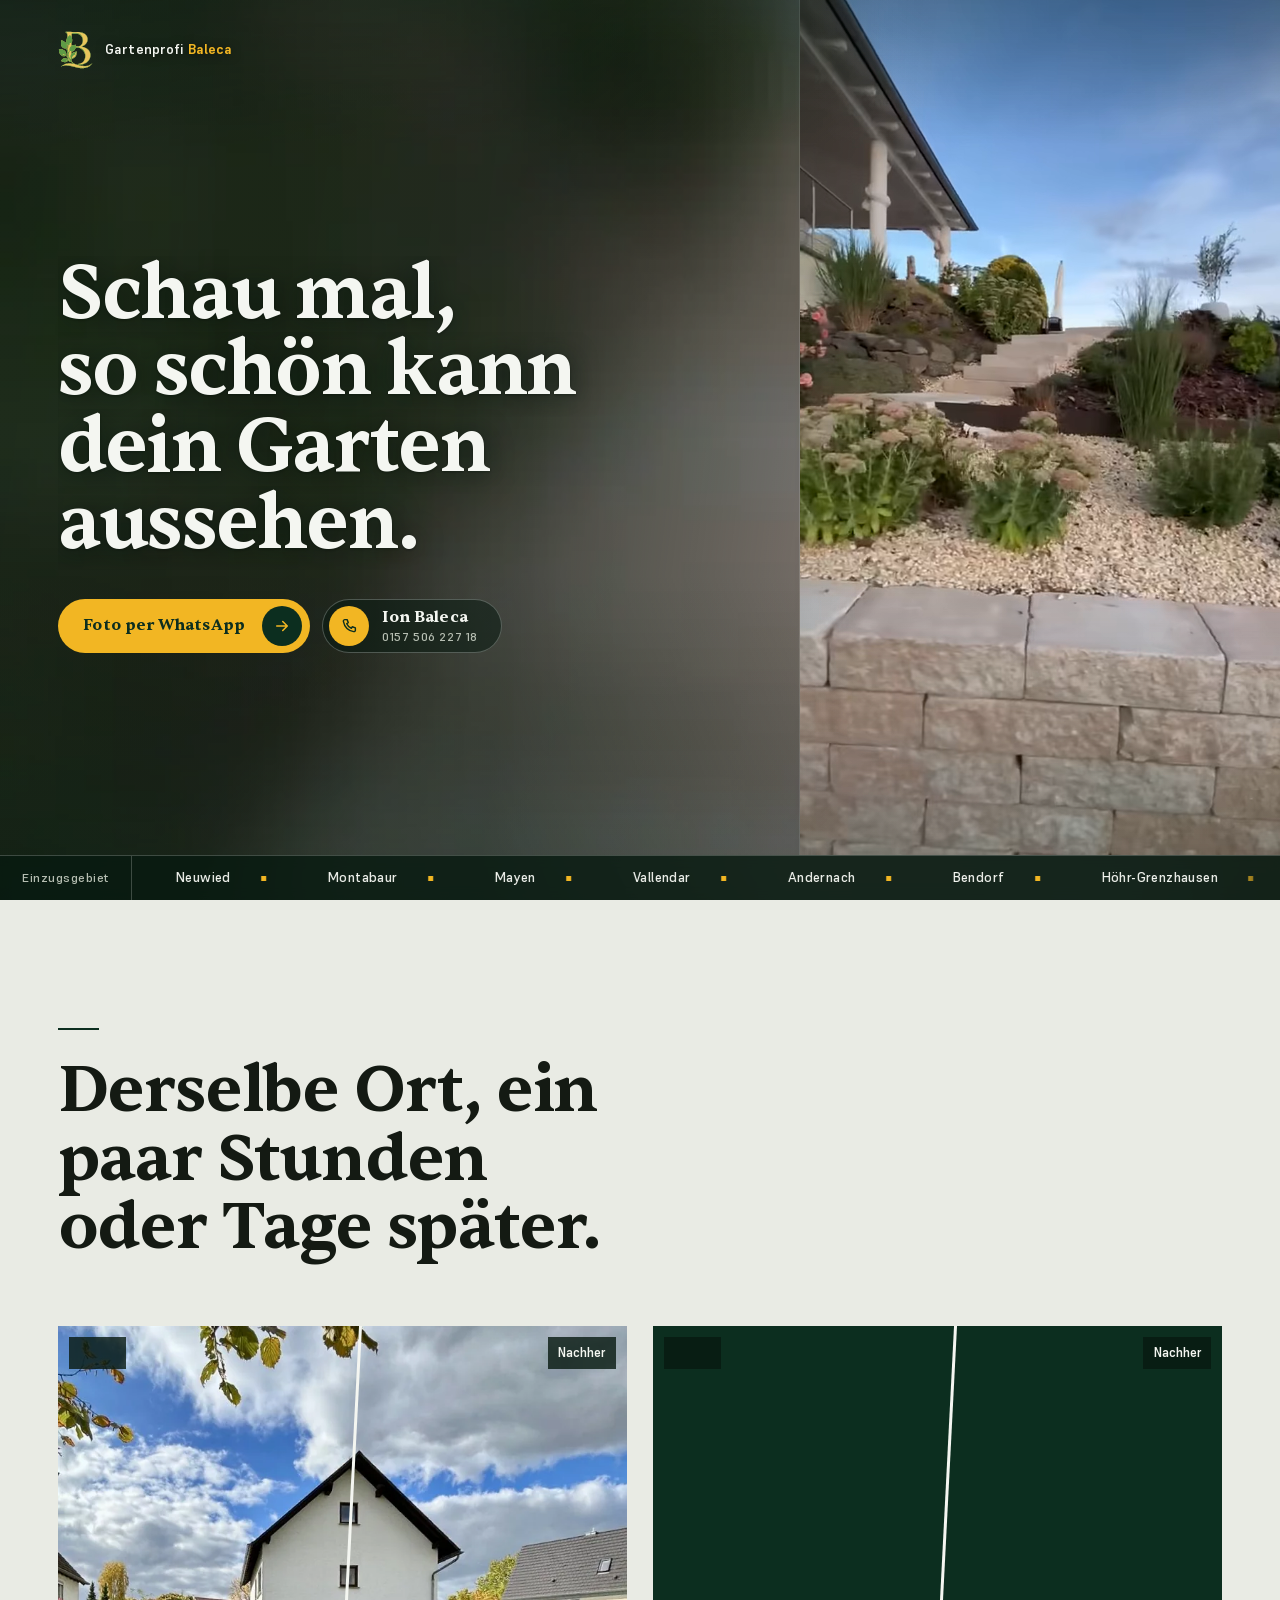
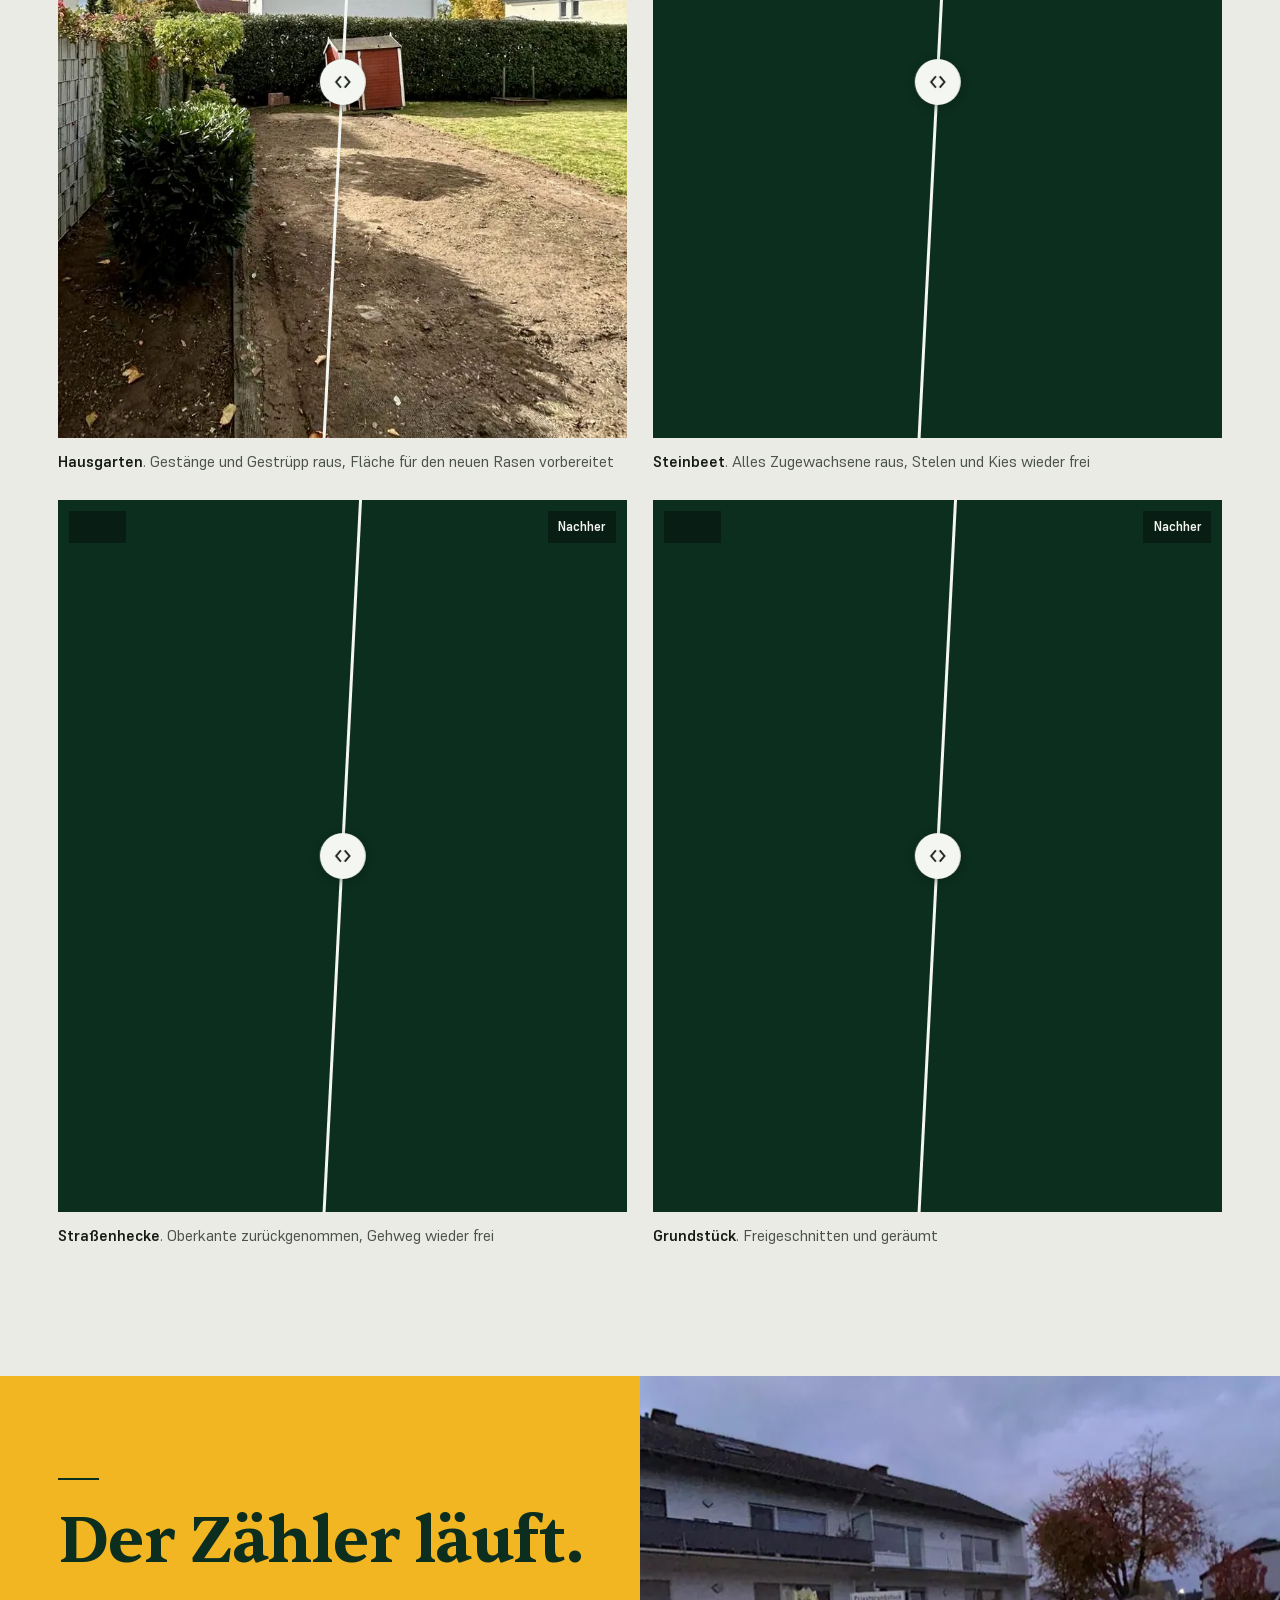
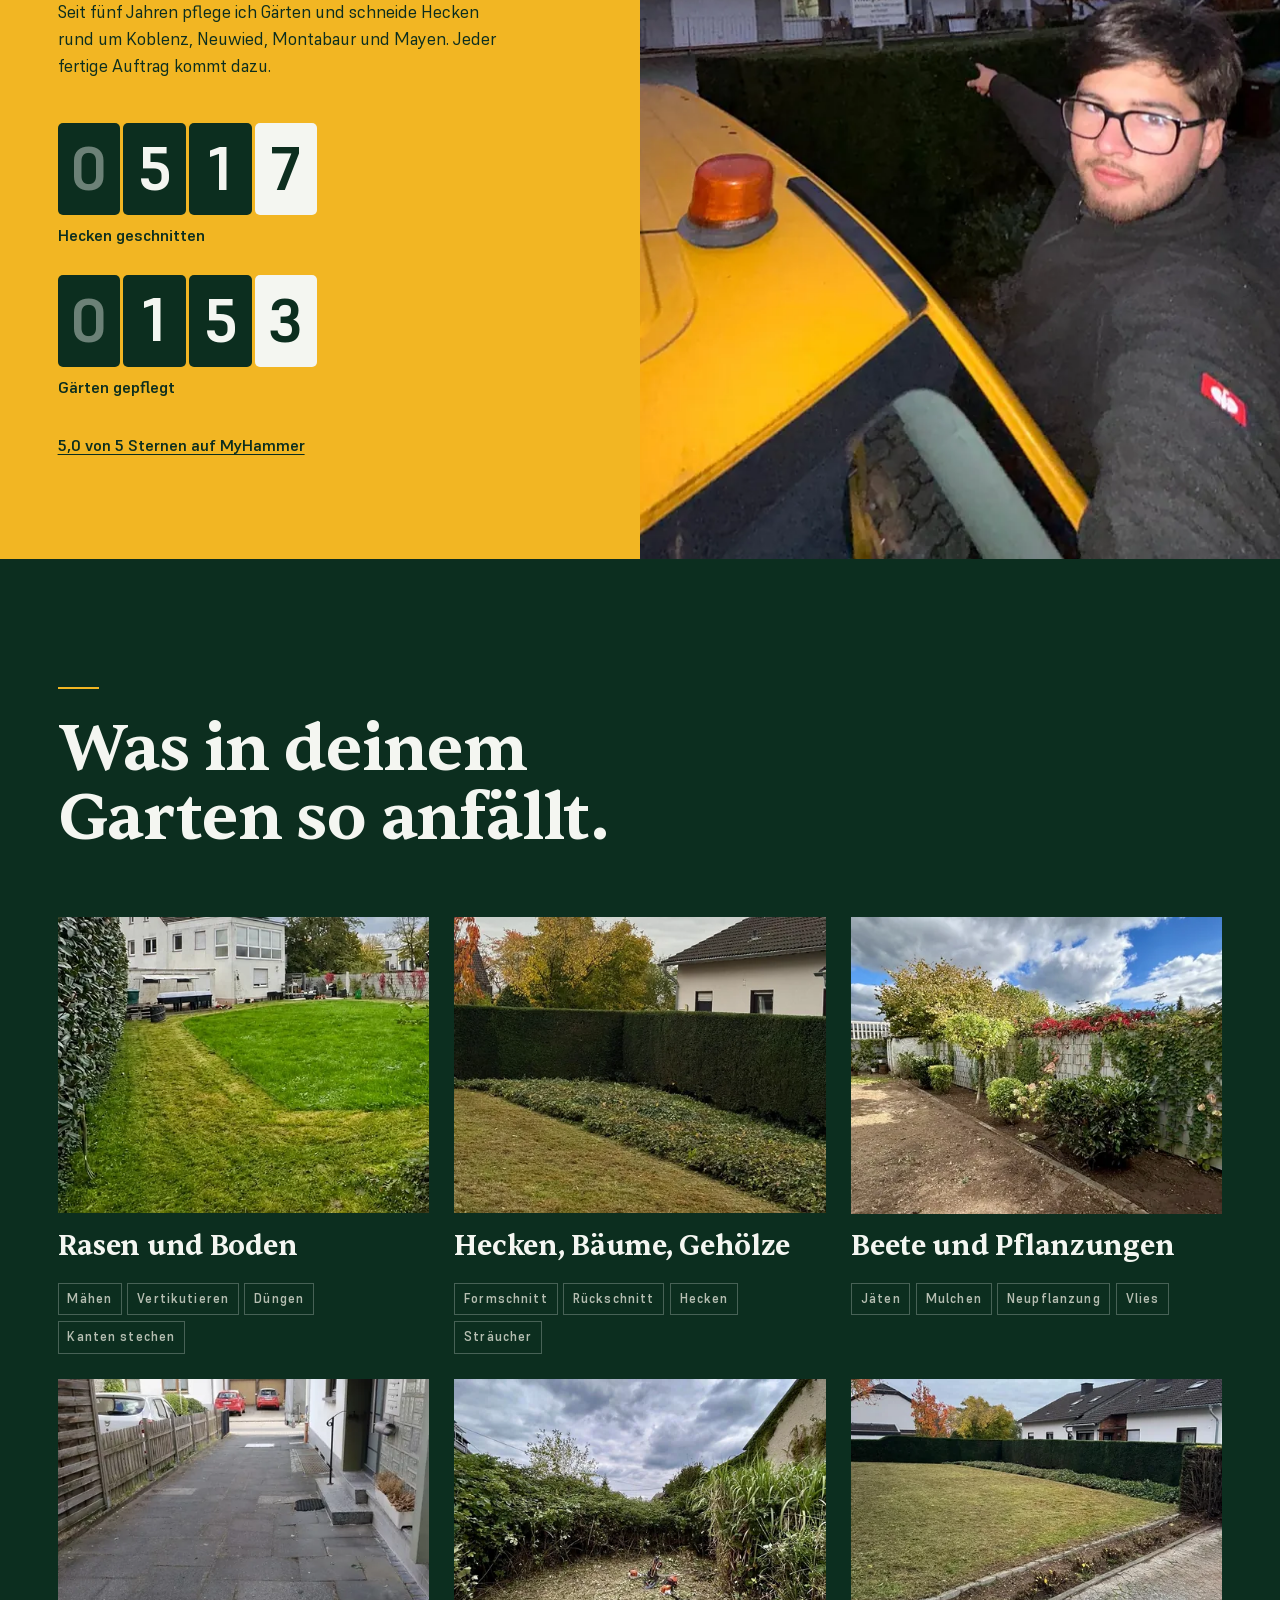
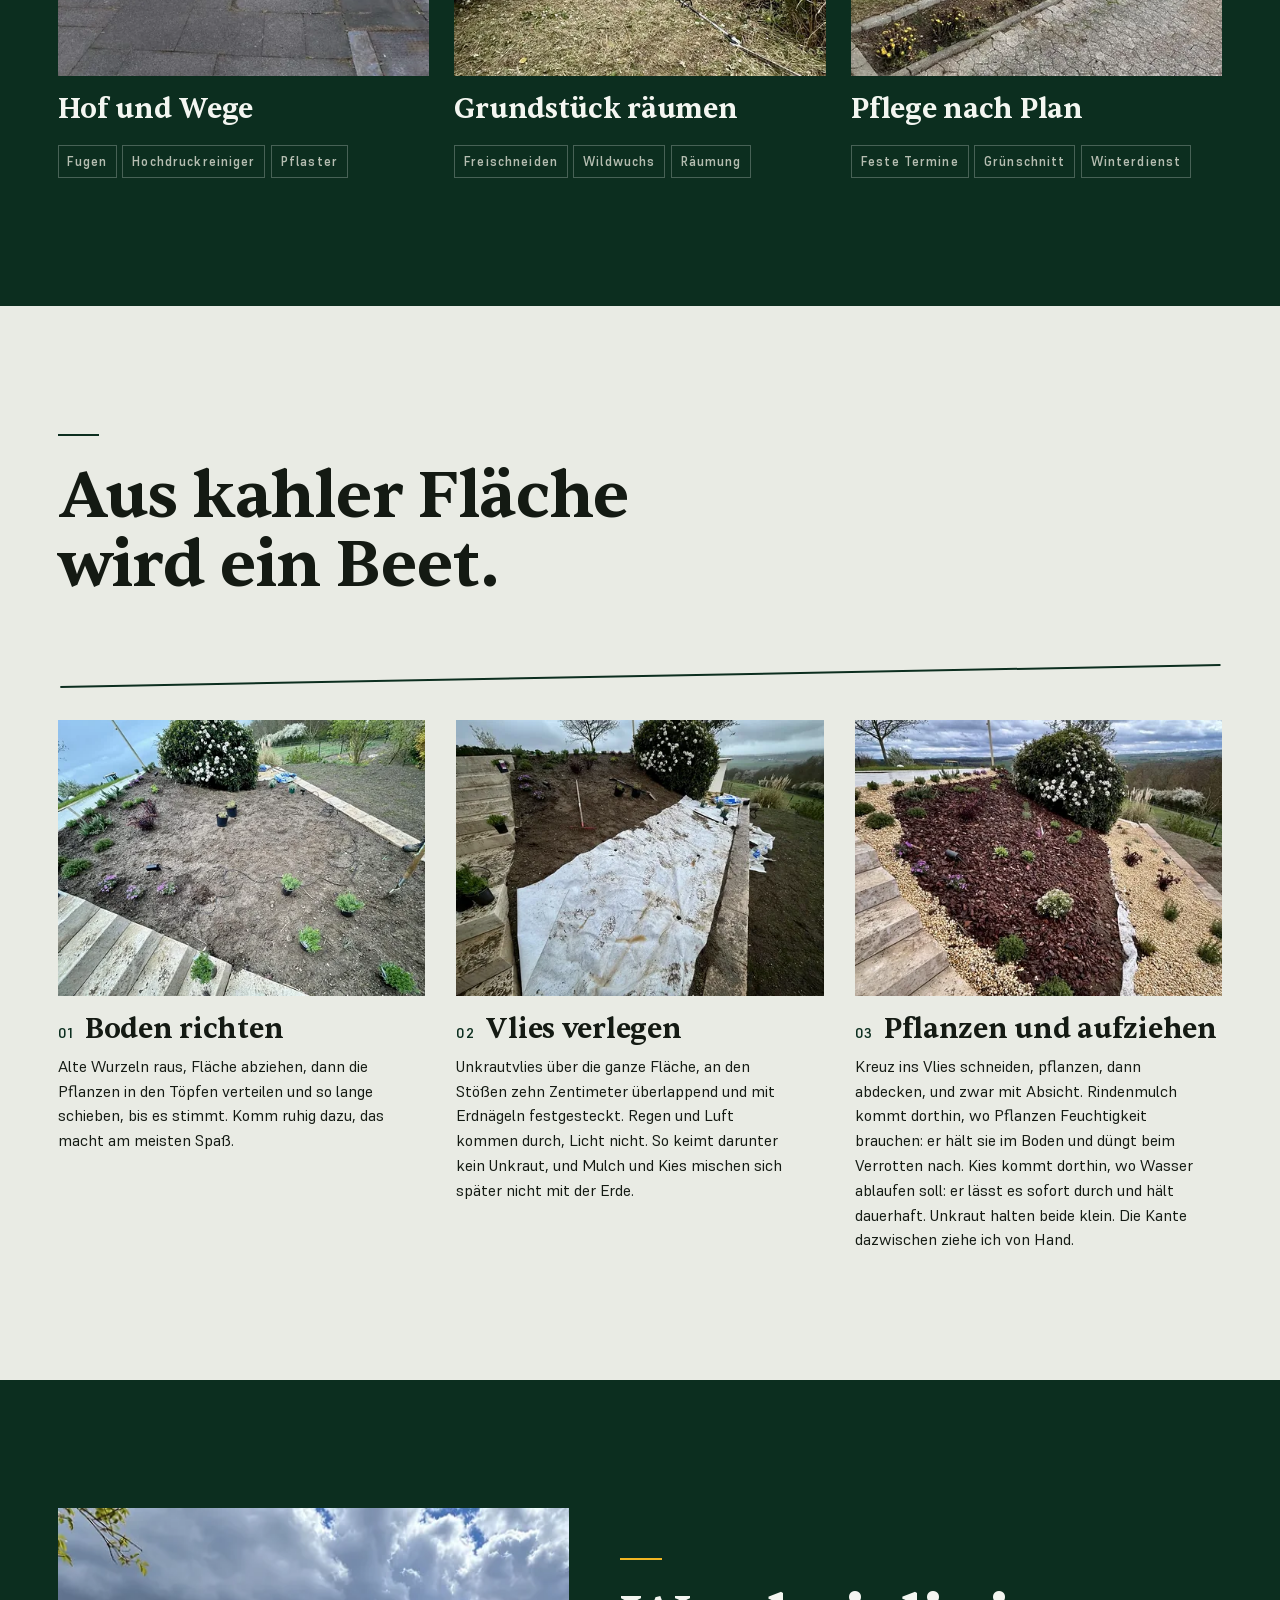
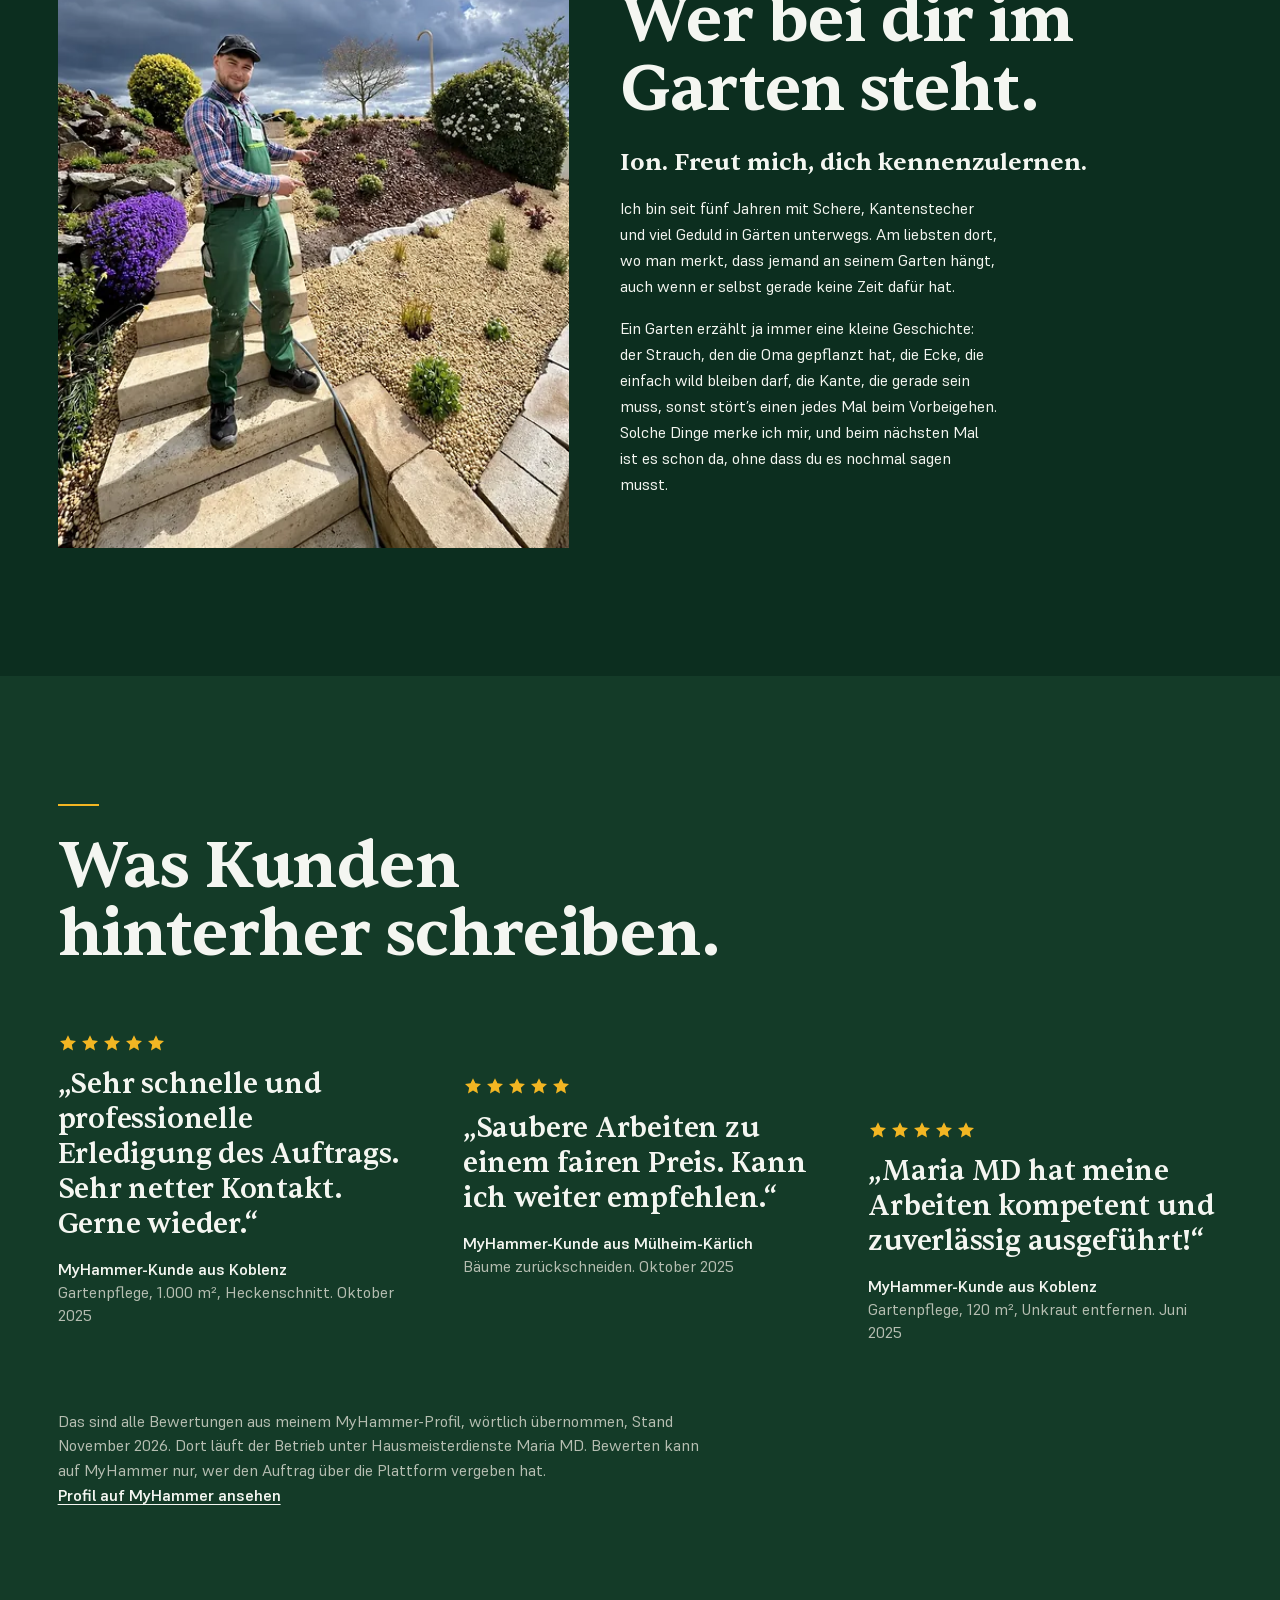
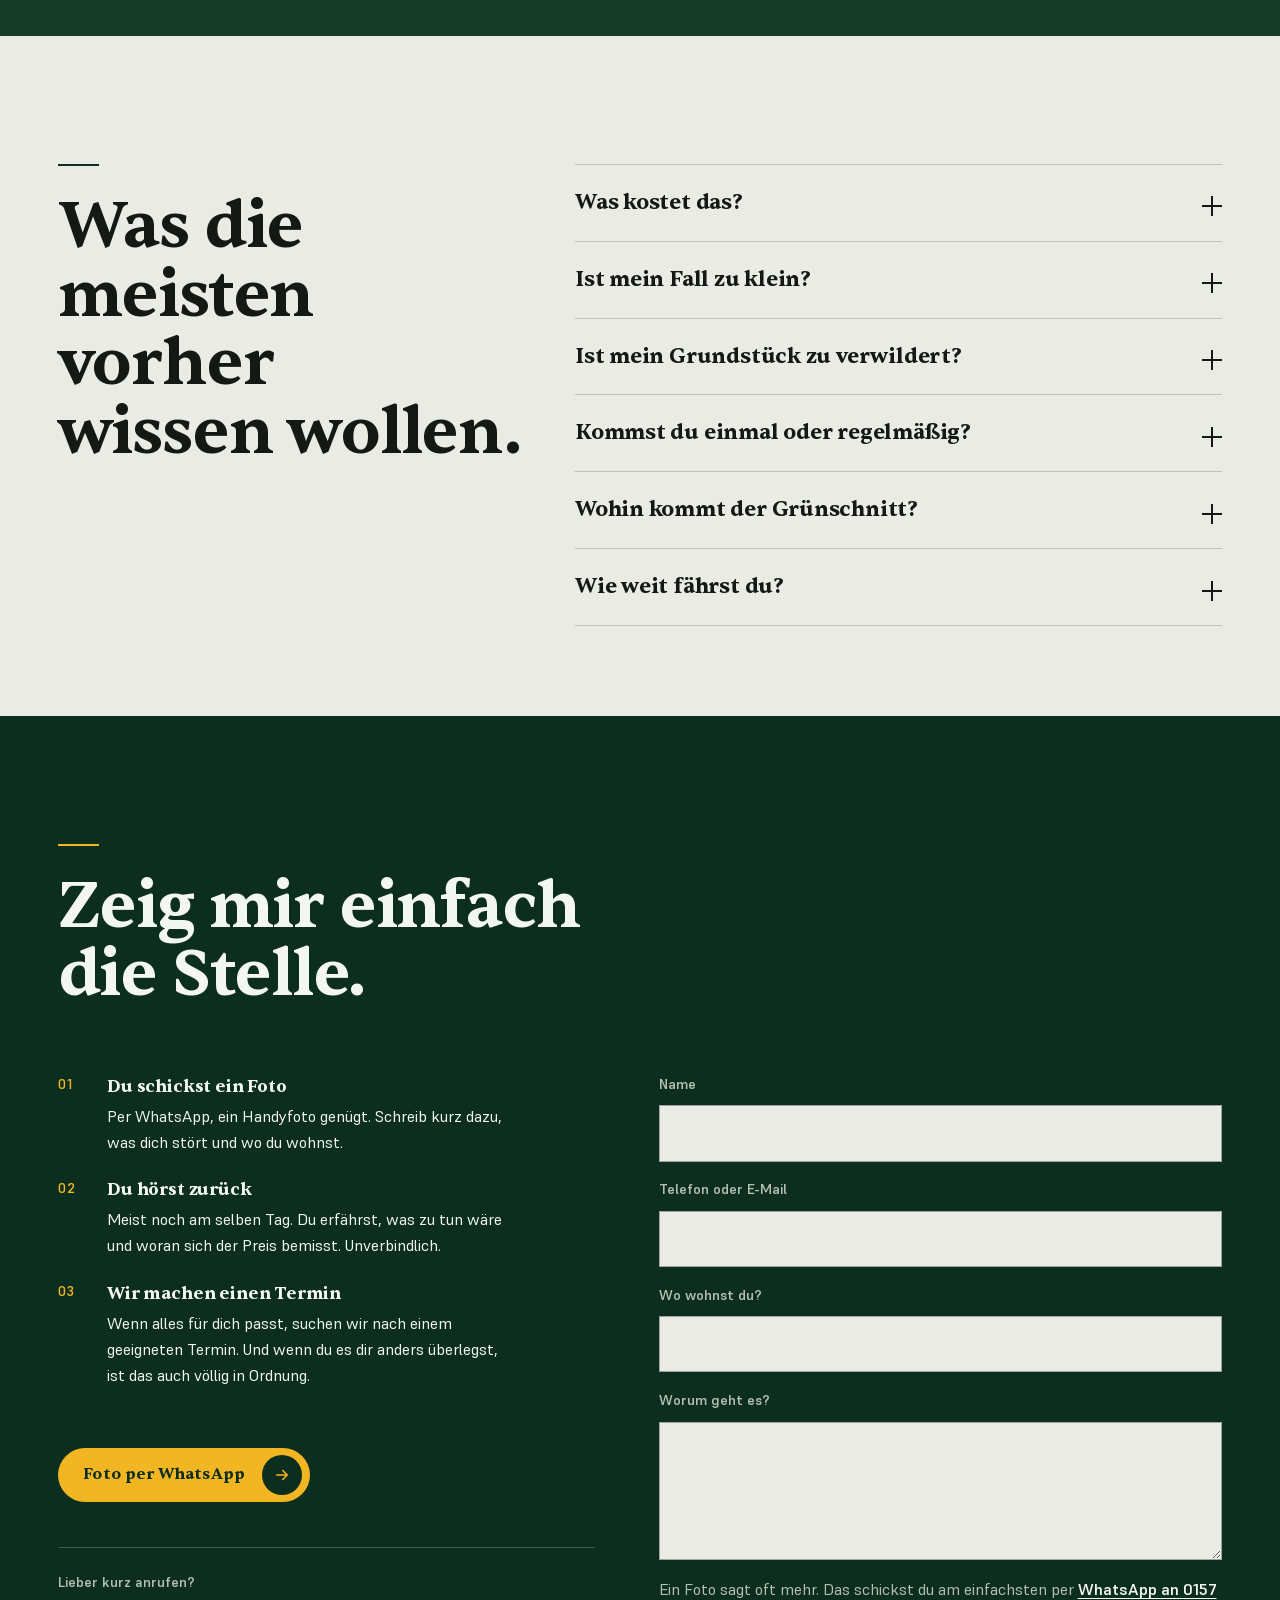
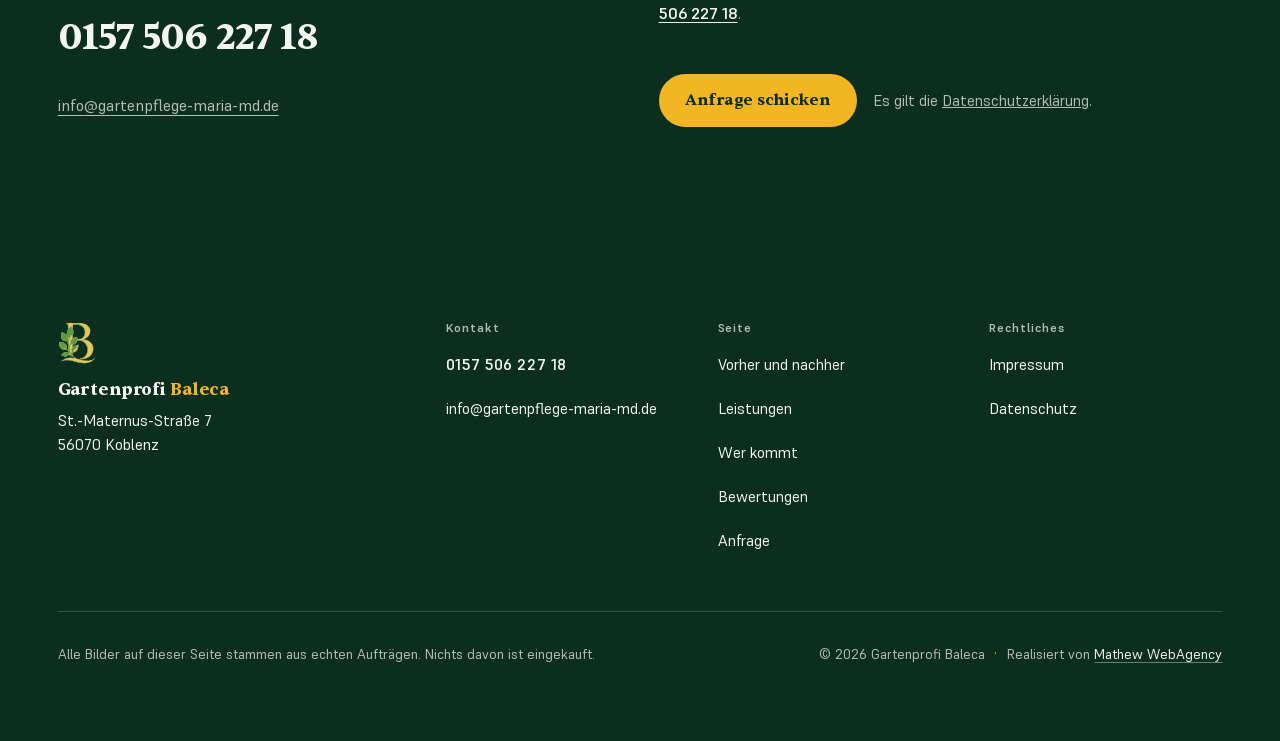
<file: site/index.html>
<!doctype html>
<html lang="de">
<head>
<meta charset="utf-8">
<meta name="viewport" content="width=device-width, initial-scale=1">
<script>document.documentElement.className+=" js"</script>
<title>Gartenpflege in Koblenz und Umgebung · Gartenprofi Baleca</title>
<meta name="description" content="Gartenpflege, Heckenschnitt und Grundstücksräumung rund um Koblenz. Schick ein Foto per WhatsApp, du bekommst eine ehrliche Einschätzung, meist am selben Tag.">
<meta name="theme-color" content="#0C2E1F">
<link rel="canonical" href="https://deeppink-sparrow-800217.hostingersite.com/">

<meta property="og:type" content="website">
<meta property="og:locale" content="de_DE">
<meta property="og:site_name" content="Gartenprofi Baleca">
<meta property="og:title" content="So schön kann dein Garten aussehen · Gartenprofi Baleca">
<meta property="og:description" content="Gartenpflege und Grundstücksräumung rund um Koblenz. Vier Vorher-Nachher-Vergleiche aus echten Aufträgen, egal wie es gerade bei dir aussieht.">
<meta property="og:url" content="https://deeppink-sparrow-800217.hostingersite.com/">
<meta property="og:image" content="https://deeppink-sparrow-800217.hostingersite.com/assets/img/og-gartenpflege-koblenz.jpg">
<meta name="twitter:card" content="summary_large_image">
<meta property="og:image:width" content="1200">
<meta property="og:image:height" content="630">
<meta property="og:image:alt" content="Gartenprofi Baleca, Ion Baleca, Gartenpflege im Raum Koblenz.">

<link rel="icon" href="assets/img/favicon.svg" type="image/svg+xml">
<link rel="icon" href="assets/icon/icon-32.png" sizes="32x32" type="image/png">
<link rel="apple-touch-icon" href="assets/icon/icon-180.png">
<link rel="manifest" href="site.webmanifest">
<link rel="preload" href="assets/fonts/sentient.woff2" as="font" type="font/woff2" crossorigin>
<link rel="preload" href="assets/fonts/supreme.woff2" as="font" type="font/woff2" crossorigin>
<link rel="preload" as="image" href="assets/img/garten-standbild.webp?v=2"
      imagesrcset="assets/img/garten-standbild-480.webp?v=2 480w, assets/img/garten-standbild.webp?v=2 720w"
      imagesizes="(min-width:861px) 58vh, 100vw" fetchpriority="high">
<link rel="stylesheet" href="assets/css/site.css?v=20261106">
</head>
<body>
<a class="skip" href="#inhalt">Zum Inhalt springen</a>

<header class="kopf" id="kopf">
  <a class="kopf__marke" href="#top">
    <img class="marke" src="assets/img/marke-hell.svg" width="1610" height="1746" alt="" aria-hidden="true">
    <span>Gartenprofi <span>Baleca</span></span>
  </a>
  <nav class="kopf__nav" aria-label="Abschnitte dieser Seite">
    <a href="#vorher-nachher">Vorher und nachher</a>
    <a href="#leistungen">Leistungen</a>
    <a href="#handwerk">Ablauf</a>
    <a href="#ion">Wer kommt</a>
    <a href="#bewertungen">Bewertungen</a>
  </nav>
  <a class="kopf__tel zahl" href="tel:+4915750622718">0157 506 227 18</a>
  <a class="kopf__ruf" href="tel:+4915750622718" aria-label="Ion Baleca anrufen: 0157 506 227 18">
    <svg viewBox="0 0 24 24" fill="none" stroke="currentColor" stroke-width="1.8" stroke-linecap="round" aria-hidden="true"><path d="M6.5 3.5h3l1.5 4-2 1.4a12 12 0 0 0 6.1 6.1l1.4-2 4 1.5v3a2 2 0 0 1-2.2 2A17.5 17.5 0 0 1 4.5 5.7 2 2 0 0 1 6.5 3.5Z"/></svg>
  </a>
  <a class="btn btn--hell" href="https://wa.me/4915750622718?text=Hallo%20Ion%2C%20hier%20ein%20Foto%20aus%20meinem%20Garten." target="_blank" rel="noopener" aria-label="Foto per WhatsApp schicken">Foto schicken</a>
</header>

<main id="inhalt">

<!-- ============================ 1 · Hero ============================ -->
<section class="hero" id="top">

  <!-- Der Garten laeuft hinter allem, tonlos, als Schleife. Das Standbild
       traegt den ersten Bildaufbau, es ist das erste Videobild, und das Video
       legt sich erst darueber wenn es kann. Beides liegt ganz hinten, der
       Schleier darueber macht die Schrift lesbar und laesst die rechte Seite
       des Bildes frei. -->
  <!-- Eine einzige Datei, zweimal benutzt. Die Buehne zeigt die Aufnahme in
       ihrem echten Format und hoechstens in ihrer echten Groesse, also immer
       scharf. Die Wand dahinter ist dieselbe Datei, stark unscharf und
       abgedunkelt, damit der Garten die ganze Flaeche traegt, ohne dass ein
       einziger Bildpunkt hochgerechnet werden muss. Am Telefon faellt die
       Wand weg, dort fuellt die Buehne selbst den Schirm. -->
  <div class="hero__film" aria-hidden="true">
    <img class="hero__wand" src="assets/img/garten-wand.webp" width="360" height="640"
         decoding="async" alt="">
    <div class="hero__buehne">
      <img class="hero__still" src="assets/img/garten-standbild.webp?v=2"
           srcset="assets/img/garten-standbild-480.webp?v=2 480w, assets/img/garten-standbild.webp?v=2 720w"
           sizes="(min-width:861px) 58vh, 100vw" width="720" height="1280"
           fetchpriority="high" decoding="async" alt="">
      <video class="hero__video" id="hero-video" muted playsinline loop preload="none"
             tabindex="-1"></video>
      <script>/* Startet das Video, sobald der Browser hier ankommt, statt erst nach allen Bildern und Schriften. */
      (function(){var v=document.getElementById('hero-video'),n=navigator.connection;
      if(matchMedia('(prefers-reduced-motion: reduce)').matches||(n&&(n.saveData||/(^|-)2g$/.test(n.effectiveType||''))))return;
      v.preload='auto';v.src=v.canPlayType('video/mp4; codecs="av01.0.08M.08"')==='probably'?'assets/video/garten-hero-av1.mp4?v=2':'assets/video/garten-hero.mp4?v=2';var p=v.play();if(p&&p.catch)p.catch(function(){});})();</script>
    </div>
  </div>
  <div class="hero__schleier" aria-hidden="true"></div>

  <div class="hero__inhalt">
    <p class="hero__marke">
      <img src="assets/img/marke-hell.svg" width="1610" height="1746" alt="" aria-hidden="true">
      <span>Gartenprofi <b>Baleca</b></span>
    </p>

    <h1>
      <span class="zeile"><span>Schau mal,</span></span>
      <span class="zeile"><span>so schön kann</span></span>
      <span class="zeile"><span>dein Garten</span></span>
      <span class="zeile"><span>aussehen.</span></span>
    </h1>
    <div class="hero__cta">
      <a class="btn btn--hell btn--mitpfeil" href="https://wa.me/4915750622718?text=Hallo%20Ion%2C%20hier%20ein%20Foto%20aus%20meinem%20Garten." target="_blank" rel="noopener">
        <span>Foto per WhatsApp</span>
        <span class="btn__rund" aria-hidden="true"><svg viewBox="0 0 24 24" fill="none" stroke="currentColor" stroke-width="2.1" stroke-linecap="round" stroke-linejoin="round" aria-hidden="true"><path d="M5 12h13M13 6l6 6-6 6"/></svg></span>
      </a>
      <a class="btn btn--glas btn--ruf" href="tel:+4915750622718" aria-label="Ion Baleca anrufen, 0157 506 227 18">
        <span class="btn__rund btn__rund--gelb" aria-hidden="true"><svg viewBox="0 0 24 24" fill="none" stroke="currentColor" stroke-width="1.9" stroke-linecap="round" stroke-linejoin="round" aria-hidden="true"><path d="M6.5 3.5h3l1.5 4-2 1.4a12 12 0 0 0 6.1 6.1l1.4-2 4 1.5v3a2 2 0 0 1-2.2 2A17.5 17.5 0 0 1 4.5 5.7 2 2 0 0 1 6.5 3.5Z"/></svg></span>
        <span class="btn__zeilen"><span class="btn__name">Ion Baleca</span><span class="btn__nummer zahl">0157 506 227 18</span></span>
      </a>
    </div>
  </div>

  <div class="laufband">
    <span class="laufband__schl">Einzugsgebiet</span>
    <div class="laufband__bahn"><div class="laufband__zug"><span>Koblenz</span><span>Neuwied</span><span>Montabaur</span><span>Mayen</span><span>Vallendar</span><span>Andernach</span><span>Bendorf</span><span>Höhr-Grenzhausen</span><span>Lahnstein</span><span>Weißenthurm</span><span>Koblenz</span><span>Neuwied</span><span>Montabaur</span><span>Mayen</span><span>Vallendar</span><span>Andernach</span><span>Bendorf</span><span>Höhr-Grenzhausen</span><span>Lahnstein</span><span>Weißenthurm</span></div></div>
  </div>
</section>

<!-- ==================== 2 · Vorher und Nachher ==================== -->
<section class="band band--hell" id="vorher-nachher">
  <div class="wrap">
    <div class="kopfzeile-sektion auf">
      <h2>Derselbe Ort, ein paar Stunden oder Tage später.</h2>
    </div>

    <div class="ba-gitter">

      <figure class="ba auf" data-ba>
        <div class="ba__buehne">
          <img src="assets/img/ba-raeumung-nachher-800.webp" srcset="assets/img/ba-raeumung-nachher-480.webp 480w, assets/img/ba-raeumung-nachher-800.webp 800w, assets/img/ba-raeumung-nachher.webp 883w" sizes="(min-width:1500px) 650px, (min-width:860px) 44vw, 92vw" width="883" height="1104" loading="lazy" decoding="async" alt="Derselbe Garten geräumt: die Fläche ist offen, der Boden vorbereitet, das rote Gerätehaus steht wieder frei">
          <div class="ba__vorher">
            <img src="assets/img/ba-raeumung-vorher-800.webp" srcset="assets/img/ba-raeumung-vorher-480.webp 480w, assets/img/ba-raeumung-vorher-800.webp 800w, assets/img/ba-raeumung-vorher.webp 1022w" sizes="(min-width:1500px) 650px, (min-width:860px) 44vw, 92vw" width="1022" height="1277" loading="lazy" decoding="async" alt="Verwilderter Garten mit dem Gestänge eines alten Gewächshauses, Bauschutt und Wildwuchs bis an den Weg">
          </div>
          <div class="ba__kante" aria-hidden="true"></div>
          <span class="ba__marke ba__marke--v">Vorher</span>
          <span class="ba__marke ba__marke--n">Nachher</span>
          <div class="ba__griff" aria-hidden="true"><svg viewBox="0 0 24 24" fill="none" stroke="currentColor" stroke-width="2.2" stroke-linecap="square"><path d="M9 6 4 12l5 6M15 6l5 6-5 6"/></svg></div>
          <input class="ba__regler" type="range" min="0" max="100" value="50" step="0.5" aria-label="Geräumter Garten: Vergleich zwischen vorher und nachher verschieben">
        </div>
        <figcaption><b>Hausgarten</b>. Gestänge und Gestrüpp raus, Fläche für den neuen Rasen vorbereitet</figcaption>
      </figure>

      <figure class="ba auf" data-ba>
        <div class="ba__buehne">
          <img src="assets/img/ba-steinbeet-nachher-800.webp" srcset="assets/img/ba-steinbeet-nachher-480.webp 480w, assets/img/ba-steinbeet-nachher-800.webp 800w, assets/img/ba-steinbeet-nachher.webp 820w" sizes="(min-width:1500px) 650px, (min-width:860px) 44vw, 92vw" width="820" height="1025" loading="lazy" decoding="async" alt="Dasselbe Beet freigelegt: die drei Steinstelen stehen in dunklem Kies, drumherum eine saubere Pflasterkante">
          <div class="ba__vorher">
            <img src="assets/img/ba-steinbeet-vorher-800.webp" srcset="assets/img/ba-steinbeet-vorher-480.webp 480w, assets/img/ba-steinbeet-vorher-800.webp 800w, assets/img/ba-steinbeet-vorher.webp 820w" sizes="(min-width:1500px) 650px, (min-width:860px) 44vw, 92vw" width="820" height="1025" loading="lazy" decoding="async" alt="Beet mit drei Steinstelen, ringsum zugewachsen von rosa blühenden Stauden, Gräsern und Wildwuchs">
          </div>
          <div class="ba__kante" aria-hidden="true"></div>
          <span class="ba__marke ba__marke--v">Vorher</span>
          <span class="ba__marke ba__marke--n">Nachher</span>
          <div class="ba__griff" aria-hidden="true"><svg viewBox="0 0 24 24" fill="none" stroke="currentColor" stroke-width="2.2" stroke-linecap="square"><path d="M9 6 4 12l5 6M15 6l5 6-5 6"/></svg></div>
          <input class="ba__regler" type="range" min="0" max="100" value="50" step="0.5" aria-label="Steinbeet: Vergleich zwischen vorher und nachher verschieben">
        </div>
        <figcaption><b>Steinbeet</b>. Alles Zugewachsene raus, Stelen und Kies wieder frei</figcaption>
      </figure>

      <figure class="ba auf" data-ba>
        <div class="ba__buehne">
          <img src="assets/img/ba-hecke-nachher-800.webp" srcset="assets/img/ba-hecke-nachher-480.webp 480w, assets/img/ba-hecke-nachher-800.webp 800w, assets/img/ba-hecke-nachher.webp 834w" sizes="(min-width:1500px) 650px, (min-width:860px) 44vw, 92vw" width="834" height="1042" loading="lazy" decoding="async" alt="Dieselbe Thujahecke geschnitten, die Oberkante läuft jetzt auf einer Linie">
          <div class="ba__vorher">
            <img src="assets/img/ba-hecke-vorher-800.webp" srcset="assets/img/ba-hecke-vorher-480.webp 480w, assets/img/ba-hecke-vorher-800.webp 800w, assets/img/ba-hecke-vorher.webp 1099w" sizes="(min-width:1500px) 650px, (min-width:860px) 44vw, 92vw" width="1099" height="1374" loading="lazy" decoding="async" alt="Thujahecke am Straßenrand, oben ausgewachsen und über den Gehweg hängend">
          </div>
          <div class="ba__kante" aria-hidden="true"></div>
          <span class="ba__marke ba__marke--v">Vorher</span>
          <span class="ba__marke ba__marke--n">Nachher</span>
          <div class="ba__griff" aria-hidden="true"><svg viewBox="0 0 24 24" fill="none" stroke="currentColor" stroke-width="2.2" stroke-linecap="square"><path d="M9 6 4 12l5 6M15 6l5 6-5 6"/></svg></div>
          <input class="ba__regler" type="range" min="0" max="100" value="50" step="0.5" aria-label="Thujahecke an der Straße: Vergleich zwischen vorher und nachher verschieben">
        </div>
        <figcaption><b>Straßenhecke</b>. Oberkante zurückgenommen, Gehweg wieder frei</figcaption>
      </figure>

      <figure class="ba auf" data-ba>
        <div class="ba__buehne">
          <img src="assets/img/ba-grundstueck-nachher-800.webp" srcset="assets/img/ba-grundstueck-nachher-480.webp 480w, assets/img/ba-grundstueck-nachher-800.webp 800w, assets/img/ba-grundstueck-nachher.webp 1000w" sizes="(min-width:1500px) 650px, (min-width:860px) 44vw, 92vw" width="1000" height="1250" loading="lazy" decoding="async" alt="Geräumtes Grundstück mit offener Erdfläche und stehen gelassener Konifere">
          <div class="ba__vorher">
            <img src="assets/img/ba-grundstueck-vorher-800.webp" srcset="assets/img/ba-grundstueck-vorher-480.webp 480w, assets/img/ba-grundstueck-vorher-800.webp 800w, assets/img/ba-grundstueck-vorher.webp 1000w" sizes="(min-width:1500px) 650px, (min-width:860px) 44vw, 92vw" width="1000" height="1250" loading="lazy" decoding="async" alt="Dasselbe Grundstück vorher, komplett von Brombeere und Gras überwachsen">
          </div>
          <div class="ba__kante" aria-hidden="true"></div>
          <span class="ba__marke ba__marke--v">Vorher</span>
          <span class="ba__marke ba__marke--n">Nachher</span>
          <div class="ba__griff" aria-hidden="true"><svg viewBox="0 0 24 24" fill="none" stroke="currentColor" stroke-width="2.2" stroke-linecap="square"><path d="M9 6 4 12l5 6M15 6l5 6-5 6"/></svg></div>
          <input class="ba__regler" type="range" min="0" max="100" value="50" step="0.5" aria-label="Verwildertes Grundstück: Vergleich zwischen vorher und nachher verschieben">
        </div>
        <figcaption><b>Grundstück</b>. Freigeschnitten und geräumt</figcaption>
      </figure>

    </div>
  </div>
</section>

<!-- ========================= 2b · Zähler =========================
     Zum Nachtragen: die zwei Zahlen von Hand ändern, mehr nicht. Das Zählwerk baut sich aus dem Text. Nichts zählt von selbst
     hoch: hier stehen nur Stände, die Ion wirklich gemeldet hat. -->
<section class="zaehlband" id="zahlen">
  <div class="zaehlband__inhalt">
    <div class="sektion-kopf auf">
      <h2>Der Zähler läuft.</h2>
      <p class="gross">Seit fünf Jahren pflege ich Gärten und schneide Hecken rund um Koblenz, Neuwied, Montabaur und Mayen. Jeder fertige Auftrag kommt dazu.</p>
    </div>
    <dl class="zaehler auf">
      <div class="zaehler__posten">
        <dt>Hecken geschnitten</dt>
        <dd data-zaehler>517</dd>
      </div>
      <div class="zaehler__posten">
        <dt>Gärten gepflegt</dt>
        <dd data-zaehler>153</dd>
      </div>
    </dl>
    <p class="zaehlband__stand auf"><a href="#bewertungen">5,0 von 5 Sternen auf MyHammer</a></p>
  </div>
  <figure class="zaehlband__bild">
    <img src="assets/img/ion-firmenwagen-800.webp" srcset="assets/img/ion-firmenwagen-480.webp 480w, assets/img/ion-firmenwagen-800.webp 800w, assets/img/ion-firmenwagen.webp 1200w" sizes="(min-width:900px) 50vw, 100vw" width="1200" height="1184" loading="lazy" decoding="async" alt="Ion Baleca macht in der Dämmerung ein Selfie am gelben Firmenwagen und zeigt hinter sich auf eine Hecke">
  </figure>
</section>

<!-- ======================== 3 · Leistungen ======================== -->
<section class="band band--dunkel" id="leistungen">
  <div class="wrap">
    <div class="kopfzeile-sektion auf">
      <h2>Was in deinem Garten so anfällt.</h2>
    </div>

    <div class="leistungen">

      <article class="leistung auf">
        <div class="leistung__bild">
          <img src="assets/img/rasen-kante-800.webp" srcset="assets/img/rasen-kante-480.webp 480w, assets/img/rasen-kante-800.webp 800w, assets/img/rasen-kante.webp 863w" sizes="(min-width:1500px) 420px, (min-width:1120px) 27vw, (min-width:1000px) 29vw, (min-width:700px) 45vw, 92vw" width="863" height="690" loading="lazy" decoding="async" alt="Frisch gemähter Rasen zwischen Hecke und Beet, die Bahnen vom Mäher laufen noch quer über die Fläche">
        </div>
        <h3>Rasen und Boden</h3>
        <ul><li>Mähen</li><li>Vertikutieren</li><li>Düngen</li><li>Kanten stechen</li></ul>
      </article>

      <article class="leistung auf">
        <div class="leistung__bild">
          <img src="assets/img/hecke-geschnitten-800.webp" srcset="assets/img/hecke-geschnitten-480.webp 480w, assets/img/hecke-geschnitten-800.webp 800w, assets/img/hecke-geschnitten.webp 1200w" sizes="(min-width:1500px) 420px, (min-width:1120px) 27vw, (min-width:1000px) 29vw, (min-width:700px) 45vw, 92vw" width="1200" height="960" loading="lazy" decoding="async" alt="Frisch geschnittene dunkelgrüne Hecke mit gerader Oberkante, davor Efeu und Rasen, dahinter Herbstlaub">
        </div>
        <h3>Hecken, Bäume, Gehölze</h3>
        <ul><li>Formschnitt</li><li>Rückschnitt</li><li>Hecken</li><li>Sträucher</li></ul>
      </article>

      <article class="leistung auf">
        <div class="leistung__bild">
          <img src="assets/img/beet-mauer-800.webp" srcset="assets/img/beet-mauer-480.webp 480w, assets/img/beet-mauer-800.webp 800w, assets/img/beet-mauer.webp 1066w" sizes="(min-width:1500px) 420px, (min-width:1120px) 27vw, (min-width:1000px) 29vw, (min-width:700px) 45vw, 92vw" width="1066" height="853" loading="lazy" decoding="async" alt="Frisch bepflanztes Beet vor einer berankten Mauer, Hortensien und Kirschlorbeer im Herbstlicht">
        </div>
        <h3>Beete und Pflanzungen</h3>
        <ul><li>Jäten</li><li>Mulchen</li><li>Neupflanzung</li><li>Vlies</li></ul>
      </article>

      <article class="leistung auf">
        <div class="leistung__bild">
          <img src="assets/img/ba-hof-nachher-800.webp" srcset="assets/img/ba-hof-nachher-480.webp 480w, assets/img/ba-hof-nachher-800.webp 800w, assets/img/ba-hof-nachher.webp 1072w" sizes="(min-width:1500px) 420px, (min-width:1120px) 27vw, (min-width:1000px) 29vw, (min-width:700px) 45vw, 92vw" width="1072" height="1340" loading="lazy" decoding="async" alt="Sauber gereinigter Pflasterhof zwischen zwei Häusern">
        </div>
        <h3>Hof und Wege</h3>
        <ul><li>Fugen</li><li>Hochdruckreiniger</li><li>Pflaster</li></ul>
      </article>

      <article class="leistung auf">
        <div class="leistung__bild">
          <img src="assets/img/grundstueck-arbeit-800.webp" srcset="assets/img/grundstueck-arbeit-480.webp 480w, assets/img/grundstueck-arbeit-800.webp 800w, assets/img/grundstueck-arbeit.webp 1200w" sizes="(min-width:1500px) 420px, (min-width:1120px) 27vw, (min-width:1000px) 29vw, (min-width:700px) 45vw, 92vw" width="1200" height="1600" loading="lazy" decoding="async" alt="Halb freigeschnittenes Grundstück, zwei Freischneider liegen auf der gemähten Fläche">
        </div>
        <h3>Grundstück räumen</h3>
        <ul><li>Freischneiden</li><li>Wildwuchs</li><li>Räumung</li></ul>
      </article>

      <article class="leistung auf">
        <div class="leistung__bild">
          <img src="assets/img/garten-herbst-800.webp" srcset="assets/img/garten-herbst-480.webp 480w, assets/img/garten-herbst-800.webp 800w, assets/img/garten-herbst.webp 1200w" sizes="(min-width:1500px) 420px, (min-width:1120px) 27vw, (min-width:1000px) 29vw, (min-width:700px) 45vw, 92vw" width="1200" height="960" loading="lazy" decoding="async" alt="Gepflegtes Grundstück im Herbst: gemähter Rasen, gerade Hecke und zurückgeschnittene Sträucher am Pflasterweg">
        </div>
        <h3>Pflege nach Plan</h3>
        <ul><li>Feste Termine</li><li>Grünschnitt</li><li>Winterdienst</li></ul>
      </article>

    </div>
  </div>
</section>

<!-- ====================== 4 · Drei Schritte ====================== -->
<section class="band band--hell" id="handwerk">
  <div class="wrap">
    <div class="kopfzeile-sektion auf">
      <h2>Aus kahler Fläche wird ein Beet.</h2>
    </div>

    <svg class="linie-svg auf" viewBox="0 0 1000 26" preserveAspectRatio="none" aria-hidden="true">
      <path d="M2 24 L998 2" pathLength="1"/>
    </svg>

    <div class="schritte">
      <article class="schritt auf">
        <div class="schritt__bild">
          <img src="assets/img/beet-01-roh-800.webp" srcset="assets/img/beet-01-roh-480.webp 480w, assets/img/beet-01-roh-800.webp 800w, assets/img/beet-01-roh-1200.webp 1200w" sizes="(min-width:1500px) 415px, (min-width:900px) 27vw, 92vw" width="1599" height="1199" loading="lazy" decoding="async" alt="Hang mit vorbereiteter Erde, die Pflanzen stehen noch in ihren Töpfen auf der Fläche verteilt">
        </div>
        <div class="schritt__kopf"><span class="schritt__nr">01</span><h3>Boden richten</h3></div>
        <p>Alte Wurzeln raus, Fläche abziehen, dann die Pflanzen in den Töpfen verteilen und so lange schieben, bis es stimmt. Komm ruhig dazu, das macht am meisten Spaß.</p>
      </article>

      <article class="schritt auf">
        <div class="schritt__bild">
          <img src="assets/img/beet-02-vlies-800.webp" srcset="assets/img/beet-02-vlies-480.webp 480w, assets/img/beet-02-vlies-800.webp 800w, assets/img/beet-02-vlies-1200.webp 1200w" sizes="(min-width:1500px) 415px, (min-width:900px) 27vw, 92vw" width="1600" height="1200" loading="lazy" decoding="async" alt="Dieselbe Fläche, weißes Unkrautvlies wird über den Hang gelegt">
        </div>
        <div class="schritt__kopf"><span class="schritt__nr">02</span><h3>Vlies verlegen</h3></div>
        <p>Unkrautvlies über die ganze Fläche, an den Stößen zehn Zentimeter überlappend und mit Erdnägeln festgesteckt. Regen und Luft kommen durch, Licht nicht. So keimt darunter kein Unkraut, und Mulch und Kies mischen sich später nicht mit der Erde.</p>
      </article>

      <article class="schritt auf">
        <div class="schritt__bild">
          <img src="assets/img/beet-03-fertig-800.webp" srcset="assets/img/beet-03-fertig-480.webp 480w, assets/img/beet-03-fertig-800.webp 800w, assets/img/beet-03-fertig.webp 1064w" sizes="(min-width:1500px) 415px, (min-width:900px) 27vw, 92vw" width="1064" height="1419" loading="lazy" decoding="async" alt="Dieselbe Stelle fertig: rotes Rindenmulchbeet mit heller Kiesfläche daneben, scharf getrennt">
        </div>
        <div class="schritt__kopf"><span class="schritt__nr">03</span><h3>Pflanzen und aufziehen</h3></div>
        <p>Kreuz ins Vlies schneiden, pflanzen, dann abdecken, und zwar mit Absicht. Rindenmulch kommt dorthin, wo Pflanzen Feuchtigkeit brauchen: er hält sie im Boden und düngt beim Verrotten nach. Kies kommt dorthin, wo Wasser ablaufen soll: er lässt es sofort durch und hält dauerhaft. Unkraut halten beide klein. Die Kante dazwischen ziehe ich von Hand.</p>
      </article>
    </div>
  </div>
</section>

<!-- ============================ 5 · Ion ============================ -->
<section class="band band--dunkel" id="ion">
  <div class="wrap">
    <div class="person">
      <div class="person__bild person__bild--ion auf">
        <img src="assets/img/ion-beet-800.webp" srcset="assets/img/ion-beet-480.webp 480w, assets/img/ion-beet-800.webp 800w, assets/img/ion-beet.webp 1086w" sizes="(min-width:1500px) 545px, (min-width:900px) 37vw, 92vw" width="1086" height="1358" loading="lazy" decoding="async" alt="Ion Baleca auf der Travertintreppe, er zeigt auf das frisch bepflanzte Kiesbeet daneben">
      </div>

      <div class="person__text sektion-kopf auf">
        <h2>Wer bei dir im Garten steht.</h2>
        <p class="fliess fliess--auftakt">Ion. Freut mich, dich kennenzulernen.</p>
        <p class="fliess">Ich bin seit fünf Jahren mit Schere, Kantenstecher und viel Geduld in Gärten unterwegs. Am liebsten dort, wo man merkt, dass jemand an seinem Garten hängt, auch wenn er selbst gerade keine Zeit dafür hat.</p>
        <p class="fliess">Ein Garten erzählt ja immer eine kleine Geschichte: der Strauch, den die Oma gepflanzt hat, die Ecke, die einfach wild bleiben darf, die Kante, die gerade sein muss, sonst stört’s einen jedes Mal beim Vorbeigehen. Solche Dinge merke ich mir, und beim nächsten Mal ist es schon da, ohne dass du es nochmal sagen musst.</p>
      </div>
    </div>
  </div>
</section>

<!-- ======================== 6 · Im Einsatz ======================== -->
<section class="band band--hell" id="rundgang">
  <div class="wrap">
    <div class="rundgang">
      <div class="rundgang__text sektion-kopf auf">
        <h2>Und so sieht ein Arbeitstag aus.</h2>
      </div>

      <figure class="film auf" data-film>
        <div class="film__rahmen">
          <img class="film__still" src="assets/img/schnitt-standbild.webp" srcset="assets/img/schnitt-standbild-480.webp 480w, assets/img/schnitt-standbild.webp 576w" sizes="(min-width:900px) 34vw, 92vw" width="576" height="1024" loading="lazy" decoding="async" alt="Standbild: Ion Baleca sägt einen Baumstumpf bodengleich ab">
          <video class="film__video" data-quelle="assets/video/schnitt.mp4" muted playsinline loop preload="none"
                 aria-label="Ion Baleca sägt einen Baumstumpf ab, Aufnahme ohne Ton"></video>
          <button class="videoknopf" type="button" aria-pressed="false" aria-label="Video abspielen"><span class="videoknopf__kreis" aria-hidden="true"><svg viewBox="0 0 24 24" width="26" height="26"><path d="M8 5.5v13a1 1 0 0 0 1.5.86l10.6-6.5a1 1 0 0 0 0-1.72L9.5 4.64A1 1 0 0 0 8 5.5z" fill="currentColor"/></svg></span></button>
        </div>
      </figure>
    </div>
  </div>
</section>

<!-- ======================== 6b · Bewertungen ======================
     Wörtlich aus dem MyHammer-Profil. Der Absatz darunter ist Pflicht
     (§ 5b Abs. 3 UWG): er sagt, woher die Bewertungen stammen und wie die
     Echtheit gesichert ist. Kein Bewertungs-Markup im JSON-LD: Google lässt
     selbst eingebundene Bewertungen für das eigene Unternehmen nicht zu. -->
<section class="band band--dunkel" id="bewertungen">
  <div class="wrap">
    <div class="kopfzeile-sektion kopfzeile-sektion--breit auf">
      <h2>Was Kunden hinterher schreiben.</h2>
    </div>

    <div class="stimmen">
      <figure class="stimme auf">
        <span class="sterne" role="img" aria-label="5 von 5 Sternen"><svg viewBox="0 0 24 24" aria-hidden="true"><path d="M12 2.6l2.9 6.2 6.7.8-5 4.6 1.4 6.7L12 17.5l-6 3.4 1.4-6.7-5-4.6 6.7-.8z"/></svg><svg viewBox="0 0 24 24" aria-hidden="true"><path d="M12 2.6l2.9 6.2 6.7.8-5 4.6 1.4 6.7L12 17.5l-6 3.4 1.4-6.7-5-4.6 6.7-.8z"/></svg><svg viewBox="0 0 24 24" aria-hidden="true"><path d="M12 2.6l2.9 6.2 6.7.8-5 4.6 1.4 6.7L12 17.5l-6 3.4 1.4-6.7-5-4.6 6.7-.8z"/></svg><svg viewBox="0 0 24 24" aria-hidden="true"><path d="M12 2.6l2.9 6.2 6.7.8-5 4.6 1.4 6.7L12 17.5l-6 3.4 1.4-6.7-5-4.6 6.7-.8z"/></svg><svg viewBox="0 0 24 24" aria-hidden="true"><path d="M12 2.6l2.9 6.2 6.7.8-5 4.6 1.4 6.7L12 17.5l-6 3.4 1.4-6.7-5-4.6 6.7-.8z"/></svg></span>
        <blockquote><p>„Sehr schnelle und professionelle Erledigung des Auftrags. Sehr netter Kontakt. Gerne wieder.“</p></blockquote>
        <figcaption><b>MyHammer-Kunde aus Koblenz</b><span>Gartenpflege, 1.000 m², Heckenschnitt. Oktober 2025</span></figcaption>
      </figure>
      <figure class="stimme auf">
        <span class="sterne" role="img" aria-label="5 von 5 Sternen"><svg viewBox="0 0 24 24" aria-hidden="true"><path d="M12 2.6l2.9 6.2 6.7.8-5 4.6 1.4 6.7L12 17.5l-6 3.4 1.4-6.7-5-4.6 6.7-.8z"/></svg><svg viewBox="0 0 24 24" aria-hidden="true"><path d="M12 2.6l2.9 6.2 6.7.8-5 4.6 1.4 6.7L12 17.5l-6 3.4 1.4-6.7-5-4.6 6.7-.8z"/></svg><svg viewBox="0 0 24 24" aria-hidden="true"><path d="M12 2.6l2.9 6.2 6.7.8-5 4.6 1.4 6.7L12 17.5l-6 3.4 1.4-6.7-5-4.6 6.7-.8z"/></svg><svg viewBox="0 0 24 24" aria-hidden="true"><path d="M12 2.6l2.9 6.2 6.7.8-5 4.6 1.4 6.7L12 17.5l-6 3.4 1.4-6.7-5-4.6 6.7-.8z"/></svg><svg viewBox="0 0 24 24" aria-hidden="true"><path d="M12 2.6l2.9 6.2 6.7.8-5 4.6 1.4 6.7L12 17.5l-6 3.4 1.4-6.7-5-4.6 6.7-.8z"/></svg></span>
        <blockquote><p>„Saubere Arbeiten zu einem fairen Preis. Kann ich weiter empfehlen.“</p></blockquote>
        <figcaption><b>MyHammer-Kunde aus Mülheim-Kärlich</b><span>Bäume zurückschneiden. Oktober 2025</span></figcaption>
      </figure>
      <figure class="stimme auf">
        <span class="sterne" role="img" aria-label="5 von 5 Sternen"><svg viewBox="0 0 24 24" aria-hidden="true"><path d="M12 2.6l2.9 6.2 6.7.8-5 4.6 1.4 6.7L12 17.5l-6 3.4 1.4-6.7-5-4.6 6.7-.8z"/></svg><svg viewBox="0 0 24 24" aria-hidden="true"><path d="M12 2.6l2.9 6.2 6.7.8-5 4.6 1.4 6.7L12 17.5l-6 3.4 1.4-6.7-5-4.6 6.7-.8z"/></svg><svg viewBox="0 0 24 24" aria-hidden="true"><path d="M12 2.6l2.9 6.2 6.7.8-5 4.6 1.4 6.7L12 17.5l-6 3.4 1.4-6.7-5-4.6 6.7-.8z"/></svg><svg viewBox="0 0 24 24" aria-hidden="true"><path d="M12 2.6l2.9 6.2 6.7.8-5 4.6 1.4 6.7L12 17.5l-6 3.4 1.4-6.7-5-4.6 6.7-.8z"/></svg><svg viewBox="0 0 24 24" aria-hidden="true"><path d="M12 2.6l2.9 6.2 6.7.8-5 4.6 1.4 6.7L12 17.5l-6 3.4 1.4-6.7-5-4.6 6.7-.8z"/></svg></span>
        <blockquote><p>„Maria MD hat meine Arbeiten kompetent und zuverlässig ausgeführt!“</p></blockquote>
        <figcaption><b>MyHammer-Kunde aus Koblenz</b><span>Gartenpflege, 120 m², Unkraut entfernen. Juni 2025</span></figcaption>
      </figure>
    </div>

    <p class="stimmen__quelle auf">Das sind alle Bewertungen aus meinem MyHammer-Profil, wörtlich übernommen, Stand November 2026. Dort läuft der Betrieb unter Hausmeisterdienste Maria MD. Bewerten kann auf MyHammer nur, wer den Auftrag über die Plattform vergeben hat. <a href="https://www.my-hammer.de/auftragnehmer/hausmeisterdienste-maria-md" target="_blank" rel="noopener">Profil auf MyHammer ansehen</a></p>
  </div>
</section>

<!-- ========================= 7 · Einwände ========================= -->
<section class="band band--hell band--knapp" id="fragen">
  <div class="wrap">
    <div class="einwaende">
    <div class="kopfzeile-sektion auf">
      <h2>Was die meisten vorher wissen wollen.</h2>
    </div>

    <div class="fragen auf">
      <div class="frage">
        <h3><button class="frage__knopf" type="button" aria-expanded="false" aria-controls="f1">Was kostet das?<span class="frage__zeichen" aria-hidden="true"></span></button></h3>
        <div class="frage__inhalt" id="f1"><div><p>Das hängt an der Fläche und daran, wie lange nichts gemacht wurde. Eine Preisliste, die hinterher sowieso nicht stimmt, hilft dir ja nicht weiter. Schick lieber ein Foto, dann bekommst du eine ehrliche Zahl, bevor überhaupt jemand anrückt. Das kostet dich nichts und verpflichtet dich zu nichts.</p></div></div>
      </div>

      <div class="frage">
        <h3><button class="frage__knopf" type="button" aria-expanded="false" aria-controls="f2">Ist mein Fall zu klein?<span class="frage__zeichen" aria-hidden="true"></span></button></h3>
        <div class="frage__inhalt" id="f2"><div><p>Nein, ganz sicher nicht. Eine Hecke, ein Hof, ein Vorgarten, das ist ein völlig normaler Auftrag. Und ehrlich gesagt sind es oft die kleinen Sachen, über die sich hinterher am meisten gefreut wird.</p></div></div>
      </div>

      <div class="frage">
        <h3><button class="frage__knopf" type="button" aria-expanded="false" aria-controls="f3">Ist mein Grundstück zu verwildert?<span class="frage__zeichen" aria-hidden="true"></span></button></h3>
        <div class="frage__inhalt" id="f3"><div><p>Das denkt fast jeder, der hier anruft, und fast nie stimmt es. Die Bilder weiter oben zeigen Grundstücke, auf denen jahrelang niemand mehr war. Für dich wären das mehrere Wochenenden, mit dem richtigen Gerät ist es ein oder wenige Tage. Dir muss nichts unangenehm sein.</p></div></div>
      </div>

      <div class="frage">
        <h3><button class="frage__knopf" type="button" aria-expanded="false" aria-controls="f4">Kommst du einmal oder regelmäßig?<span class="frage__zeichen" aria-hidden="true"></span></button></h3>
        <div class="frage__inhalt" id="f4"><div><p>Ganz wie es dir lieber ist. Die meisten fangen mit einem einzelnen Einsatz an, weil gerade etwas dringend ist, und machen später feste Termine daraus. Festlegen musst du dich heute auf gar nichts.</p></div></div>
      </div>

      <div class="frage">
        <h3><button class="frage__knopf" type="button" aria-expanded="false" aria-controls="f5">Wohin kommt der Grünschnitt?<span class="frage__zeichen" aria-hidden="true"></span></button></h3>
        <div class="frage__inhalt" id="f5"><div><p>Der fährt mit und wird entsorgt. Du musst nichts stapeln, nichts an die Straße stellen und hinterher auch nichts aufräumen.</p></div></div>
      </div>

      <div class="frage">
        <h3><button class="frage__knopf" type="button" aria-expanded="false" aria-controls="f6">Wie weit fährst du?<span class="frage__zeichen" aria-hidden="true"></span></button></h3>
        <div class="frage__inhalt" id="f6"><div><p>Koblenz, Neuwied, Montabaur, Mayen und alles dazwischen. Wohnst du ein Stück weiter weg, frag trotzdem kurz nach. Meistens lässt sich das einrichten.</p></div></div>
      </div>
    </div>
    </div>
  </div>
</section>

<!-- ========================= 8 · Kontakt ========================= -->
<section class="band band--dunkel" id="kontakt">
  <div class="wrap">
    <div class="kopfzeile-sektion auf">
      <h2>Zeig mir einfach die Stelle.</h2>
    </div>

    <div class="kontakt">
      <div class="auf">
        <ol class="ablauf">
          <li><strong>Du schickst ein Foto</strong><p>Per WhatsApp, ein Handyfoto genügt. Schreib kurz dazu, was dich stört und wo du wohnst.</p></li>
          <li><strong>Du hörst zurück</strong><p>Meist noch am selben Tag. Du erfährst, was zu tun wäre und woran sich der Preis bemisst. Unverbindlich.</p></li>
          <li><strong>Wir machen einen Termin</strong><p>Wenn alles für dich passt, suchen wir nach einem geeigneten Termin. Und wenn du es dir anders überlegst, ist das auch völlig in Ordnung.</p></li>
        </ol>

        <a class="btn btn--hell btn--mitpfeil kontakt__wa" href="https://wa.me/4915750622718?text=Hallo%20Ion%2C%20hier%20ein%20Foto%20aus%20meinem%20Garten." target="_blank" rel="noopener">
          <span>Foto per WhatsApp</span>
          <span class="btn__rund" aria-hidden="true"><svg viewBox="0 0 24 24" fill="none" stroke="currentColor" stroke-width="2.1" stroke-linecap="round" stroke-linejoin="round" aria-hidden="true"><path d="M5 12h13M13 6l6 6-6 6"/></svg></span>
        </a>

        <div class="direkt">
          <p class="direkt__schl">Lieber kurz anrufen?</p>
          <a class="zahl direkt__tel" href="tel:+4915750622718">0157 506 227 18</a>
          <p class="leise direkt__zeile">
            <a class="direkt__mail" href="mailto:info@gartenpflege-maria-md.de">info@gartenpflege-maria-md.de</a>
          </p>
        </div>
      </div>

      <form class="formular auf" id="anfrage" novalidate>
        <div class="feld">
          <label for="name">Name</label>
          <input id="name" name="name" aria-describedby="name-fehler" type="text" autocomplete="name" required>
          <p class="feld__fehler" id="name-fehler" hidden>Trag bitte deinen Namen ein.</p>
        </div>
        <div class="feld">
          <label for="kontaktweg">Telefon oder E-Mail</label>
          <input id="kontaktweg" name="kontaktweg" aria-describedby="kontaktweg-fehler" type="text" autocomplete="tel" required>
          <p class="feld__fehler" id="kontaktweg-fehler" hidden>Telefon oder E-Mail, damit ich dir antworten kann.</p>
        </div>
        <div class="feld">
          <label for="ort">Wo wohnst du?</label>
          <input id="ort" name="ort" type="text" autocomplete="postal-code">
        </div>
        <div class="feld">
          <label for="nachricht">Worum geht es?</label>
          <textarea id="nachricht" name="nachricht" aria-describedby="nachricht-fehler" required></textarea>
          <p class="feld__fehler" id="nachricht-fehler" hidden>Ein Satz reicht, damit ich weiß worum es geht.</p>
        </div>
        <p class="formular__foto">Ein Foto sagt oft mehr. Das schickst du am einfachsten per <a href="https://wa.me/4915750622718?text=Hallo%20Ion%2C%20hier%20ein%20Foto%20aus%20meinem%20Garten." target="_blank" rel="noopener">WhatsApp an 0157 506 227 18</a>.</p>

        <input class="honig" type="text" name="_gotcha" tabindex="-1" autocomplete="off" aria-hidden="true">

        <div class="formular__fuss">
          <button class="btn btn--hell" type="submit" id="senden">Anfrage schicken</button>
          <span class="leise formular__recht">Es gilt die <a href="datenschutz.html">Datenschutzerklärung</a>.</span>
        </div>

        <p class="meldung" id="meldung" role="status" hidden></p>
      </form>
    </div>
  </div>
</section>

</main>

<footer class="fuss">
  <div class="wrap">
    <div class="fuss__gitter">
      <div>
        <p class="fuss__marke">
          <img src="assets/img/marke-hell.svg" width="1610" height="1746" alt="" aria-hidden="true">
        </p>
        <p class="fuss__name">Gartenprofi <b>Baleca</b></p>
        <p class="fuss__adresse">St.-Maternus-Straße 7<br>56070 Koblenz</p>
      </div>
      <div>
        <h2 class="fuss__h">Kontakt</h2>
        <ul>
          <li><a class="zahl" href="tel:+4915750622718">0157 506 227 18</a></li>
          <li><a href="mailto:info@gartenpflege-maria-md.de">info@gartenpflege-maria-md.de</a></li>
        </ul>
      </div>
      <nav aria-label="Seitenbereiche">
        <h2 class="fuss__h">Seite</h2>
        <ul>
          <li><a href="#vorher-nachher">Vorher und nachher</a></li>
          <li><a href="#leistungen">Leistungen</a></li>
          <li><a href="#ion">Wer kommt</a></li>
          <li><a href="#bewertungen">Bewertungen</a></li>
          <li><a href="#kontakt">Anfrage</a></li>
        </ul>
      </nav>
      <nav aria-label="Rechtliches">
        <h2 class="fuss__h">Rechtliches</h2>
        <ul>
          <li><a href="impressum.html">Impressum</a></li>
          <li><a href="datenschutz.html">Datenschutz</a></li>
        </ul>
      </nav>
    </div>
    <div class="fuss__unten">
      <span>Alle Bilder auf dieser Seite stammen aus echten Aufträgen. Nichts davon ist eingekauft.</span>
      <span class="fuss__rechts"><span>&copy; <span id="jahr">2026</span> Gartenprofi Baleca</span><script>document.getElementById("jahr").textContent=new Date().getFullYear()</script><span class="fuss__trenner" aria-hidden="true">·</span><span class="fuss__agentur">Realisiert von <a href="https://mathew-webagency.de/" rel="noopener">Mathew WebAgency</a></span></span>
    </div>
  </div>
</footer>

<script type="application/ld+json">
{
  "@context":"https://schema.org",
  "@type":"HomeAndConstructionBusiness",
  "name":"Gartenprofi Baleca",
  "legalName":"Gartenpflege Maria MD",
  "alternateName":"Gartenpflege Maria MD",
  "description":"Gartenpflege, Heckenschnitt, Beetpflege, Hofreinigung und Grundstücksräumung im Raum Koblenz.",
  "url":"https://deeppink-sparrow-800217.hostingersite.com/",
  "image":"https://deeppink-sparrow-800217.hostingersite.com/assets/img/og-gartenpflege-koblenz.jpg",
  "telephone":"+4915750622718",
  "email":"info@gartenpflege-maria-md.de",
  "address":{"@type":"PostalAddress","streetAddress":"St.-Maternus-Straße 7","postalCode":"56070","addressLocality":"Koblenz","addressRegion":"Rheinland-Pfalz","addressCountry":"DE"},
  "geo":{"@type":"GeoCoordinates","latitude":50.3569,"longitude":7.5890},
  "priceRange":"$$",
  "sameAs":["https://www.my-hammer.de/auftragnehmer/hausmeisterdienste-maria-md"],
  "areaServed":[
    {"@type":"City","name":"Koblenz"},
    {"@type":"City","name":"Neuwied"},
    {"@type":"City","name":"Montabaur"},
    {"@type":"City","name":"Mayen"}
  ],
  "hasOfferCatalog":{
    "@type":"OfferCatalog","name":"Leistungen",
    "itemListElement":[
      {"@type":"Offer","itemOffered":{"@type":"Service","name":"Rasenpflege und Bodenpflege"}},
      {"@type":"Offer","itemOffered":{"@type":"Service","name":"Hecken-, Baum- und Gehölzschnitt"}},
      {"@type":"Offer","itemOffered":{"@type":"Service","name":"Beetpflege und Neupflanzung"}},
      {"@type":"Offer","itemOffered":{"@type":"Service","name":"Hof- und Wegereinigung"}},
      {"@type":"Offer","itemOffered":{"@type":"Service","name":"Grundstücksräumung und Freischneiden"}},
      {"@type":"Offer","itemOffered":{"@type":"Service","name":"Regelmäßige Gartenpflege und Winterdienst"}}
    ]
  }
}
</script>

<script type="application/ld+json">
{
  "@context": "https://schema.org",
  "@type": "WebSite",
  "name": "Gartenprofi Baleca",
  "url": "https://deeppink-sparrow-800217.hostingersite.com/",
  "inLanguage": "de-DE",
  "publisher": {
    "@type": "Organization",
    "name": "Gartenprofi Baleca",
    "legalName": "Gartenpflege Maria MD",
    "url": "https://deeppink-sparrow-800217.hostingersite.com/",
    "logo": {
      "@type": "ImageObject",
      "url": "https://deeppink-sparrow-800217.hostingersite.com/assets/icon/icon-512.png",
      "width": 512,
      "height": 512
    }
  }
}
</script>

<script type="application/ld+json">
{
  "@context": "https://schema.org",
  "@type": "FAQPage",
  "mainEntity": [
    {
      "@type": "Question",
      "name": "Was kostet das?",
      "acceptedAnswer": {
        "@type": "Answer",
        "text": "Das hängt an der Fläche und daran, wie lange nichts gemacht wurde. Eine Preisliste, die hinterher sowieso nicht stimmt, hilft dir ja nicht weiter. Schick lieber ein Foto, dann bekommst du eine ehrliche Zahl, bevor überhaupt jemand anrückt. Das kostet dich nichts und verpflichtet dich zu nichts."
      }
    },
    {
      "@type": "Question",
      "name": "Ist mein Fall zu klein?",
      "acceptedAnswer": {
        "@type": "Answer",
        "text": "Nein, ganz sicher nicht. Eine Hecke, ein Hof, ein Vorgarten, das ist ein völlig normaler Auftrag. Und ehrlich gesagt sind es oft die kleinen Sachen, über die sich hinterher am meisten gefreut wird."
      }
    },
    {
      "@type": "Question",
      "name": "Ist mein Grundstück zu verwildert?",
      "acceptedAnswer": {
        "@type": "Answer",
        "text": "Das denkt fast jeder, der hier anruft, und fast nie stimmt es. Die Bilder weiter oben zeigen Grundstücke, auf denen jahrelang niemand mehr war. Für dich wären das mehrere Wochenenden, mit dem richtigen Gerät ist es ein oder wenige Tage. Dir muss nichts unangenehm sein."
      }
    },
    {
      "@type": "Question",
      "name": "Kommst du einmal oder regelmäßig?",
      "acceptedAnswer": {
        "@type": "Answer",
        "text": "Ganz wie es dir lieber ist. Die meisten fangen mit einem einzelnen Einsatz an, weil gerade etwas dringend ist, und machen später feste Termine daraus. Festlegen musst du dich heute auf gar nichts."
      }
    },
    {
      "@type": "Question",
      "name": "Wohin kommt der Grünschnitt?",
      "acceptedAnswer": {
        "@type": "Answer",
        "text": "Der fährt mit und wird entsorgt. Du musst nichts stapeln, nichts an die Straße stellen und hinterher auch nichts aufräumen."
      }
    },
    {
      "@type": "Question",
      "name": "Wie weit fährst du?",
      "acceptedAnswer": {
        "@type": "Answer",
        "text": "Koblenz, Neuwied, Montabaur, Mayen und alles dazwischen. Wohnst du ein Stück weiter weg, frag trotzdem kurz nach. Meistens lässt sich das einrichten."
      }
    }
  ]
}
</script>

<script src="assets/js/site.js?v=20261106" defer></script>
</body>
</html>
</file>
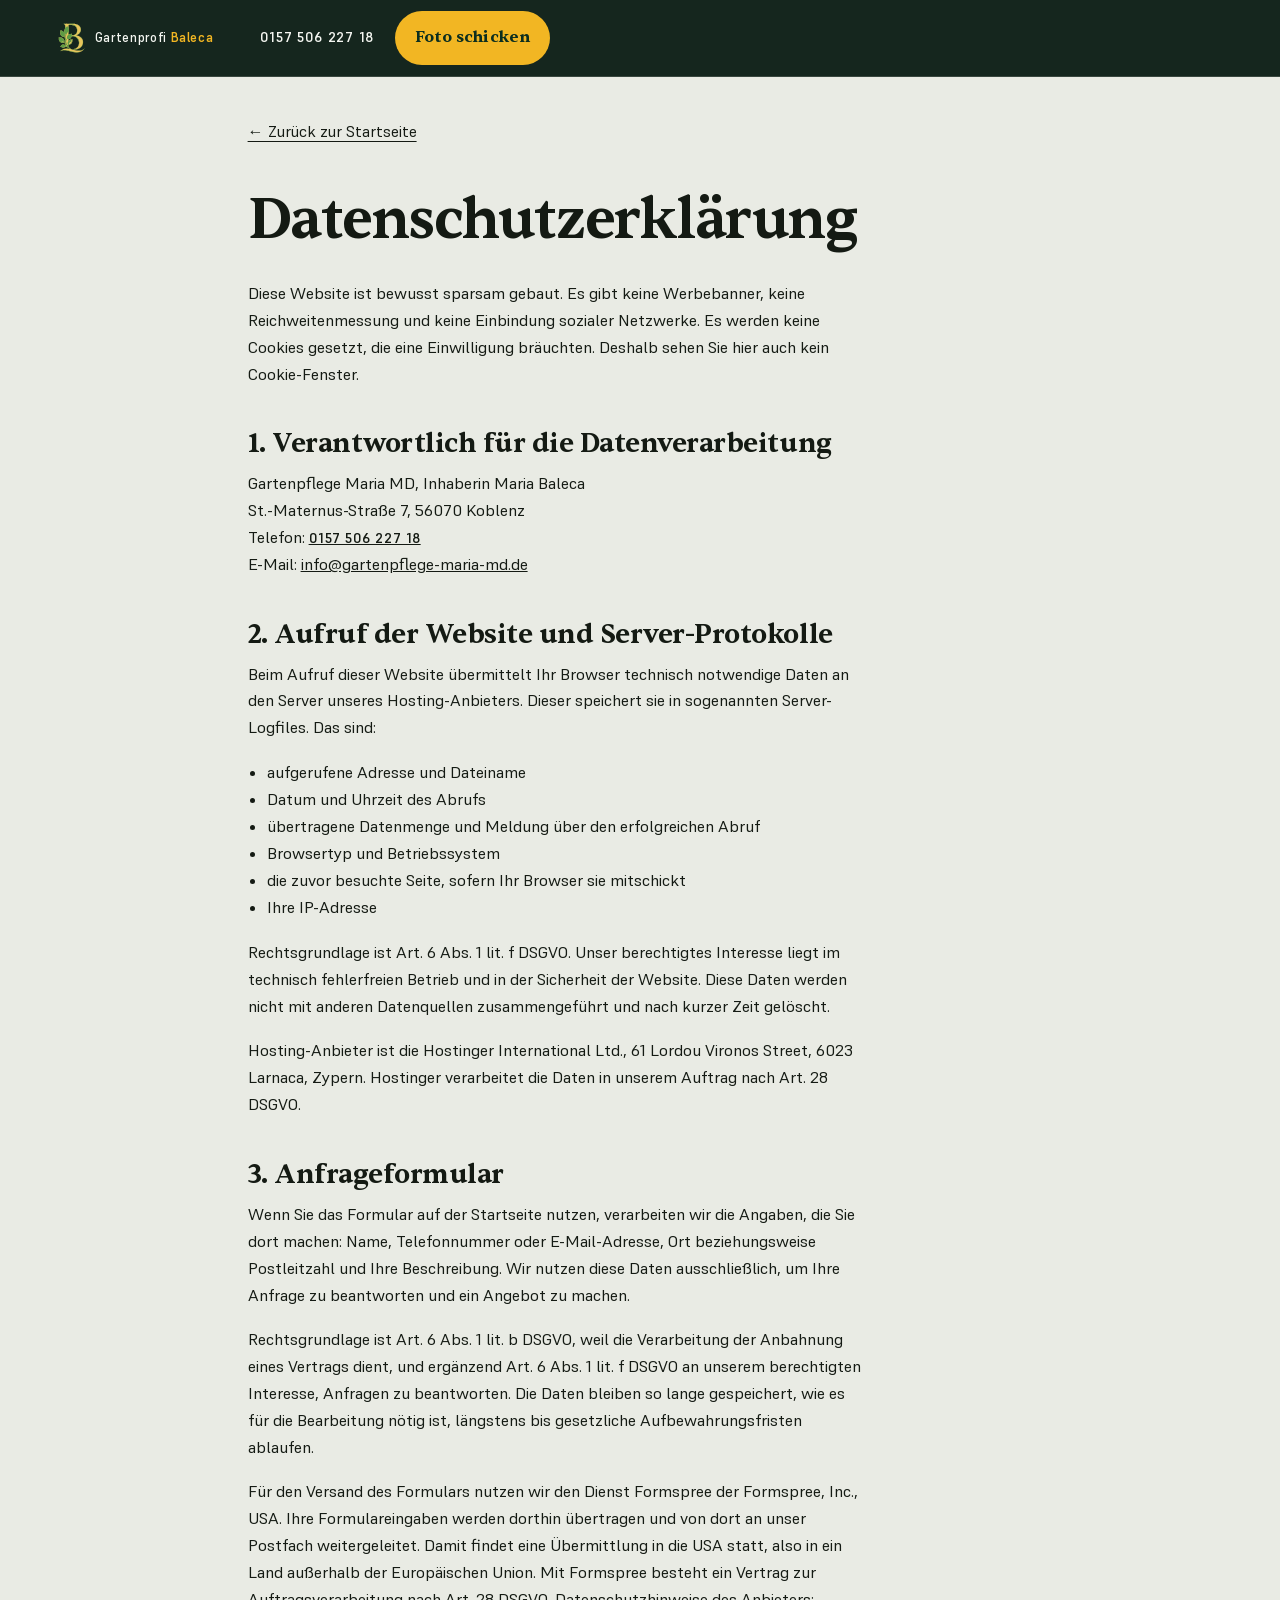
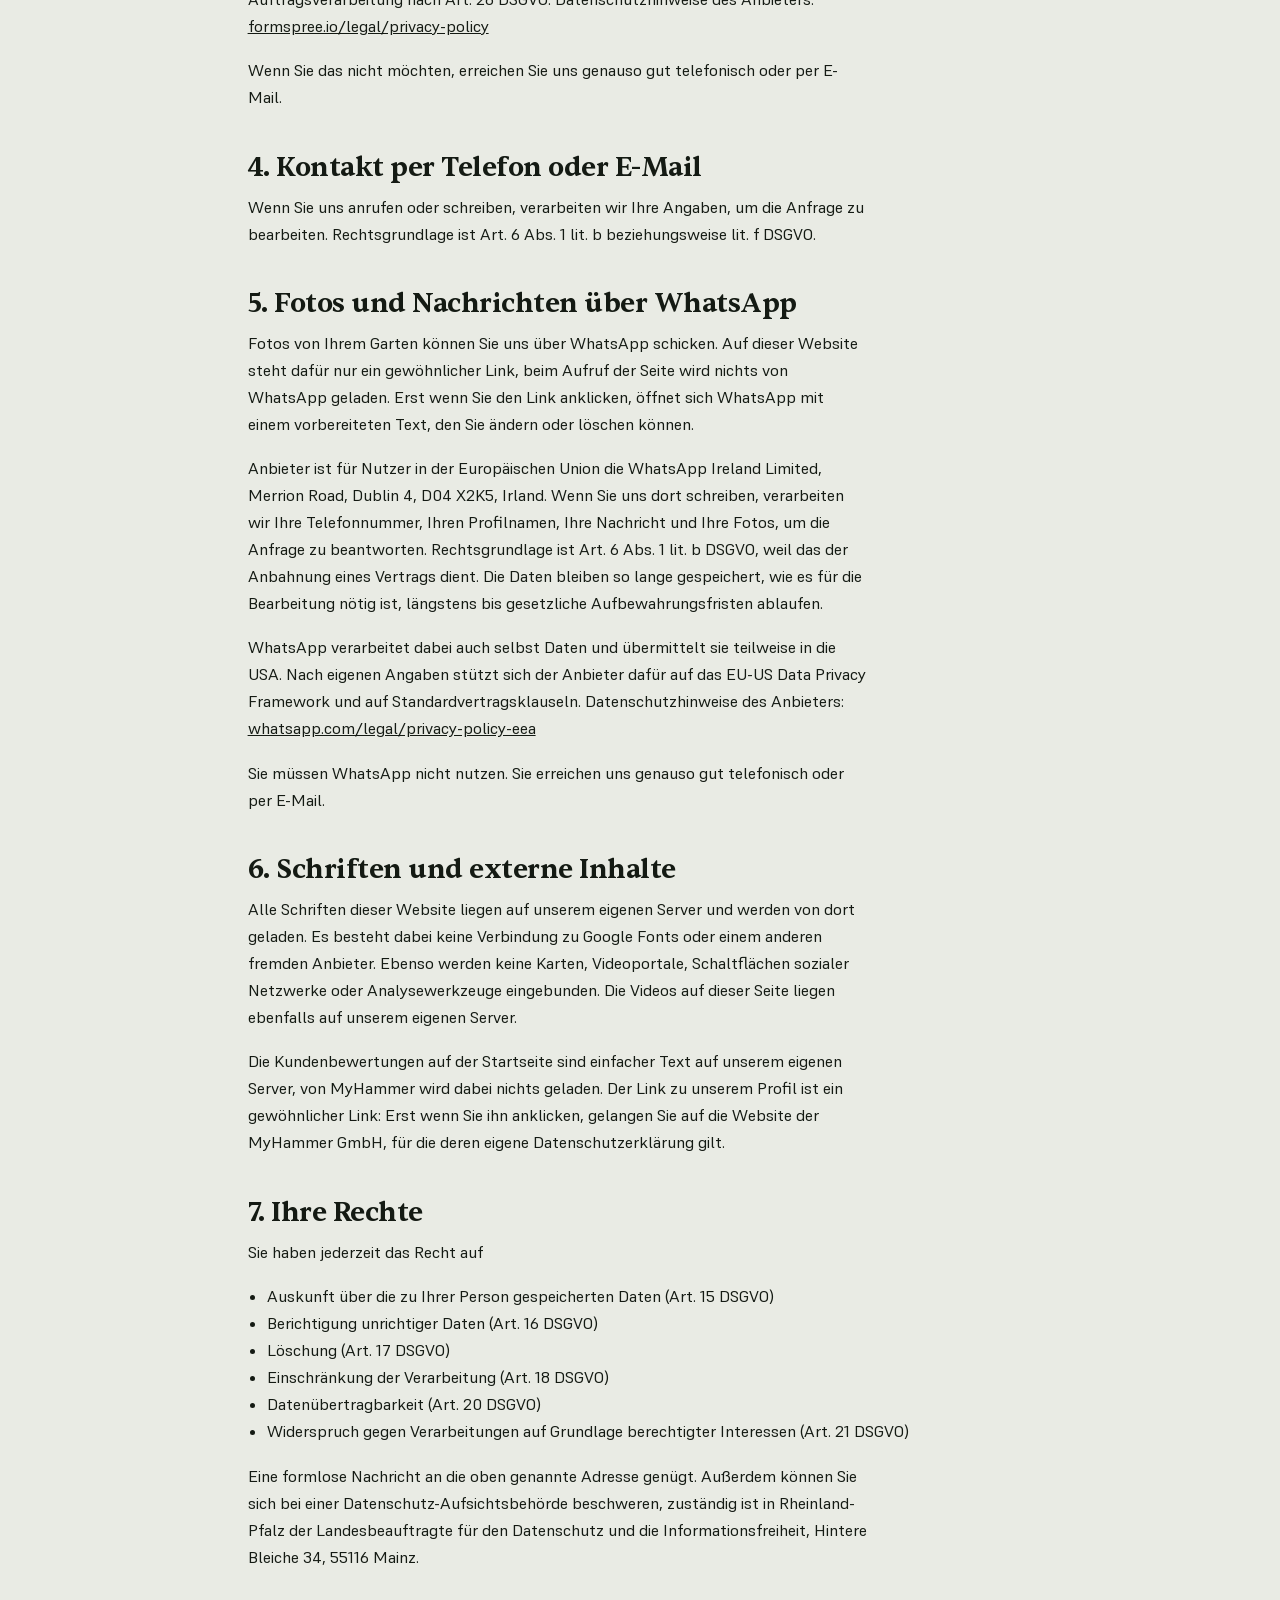
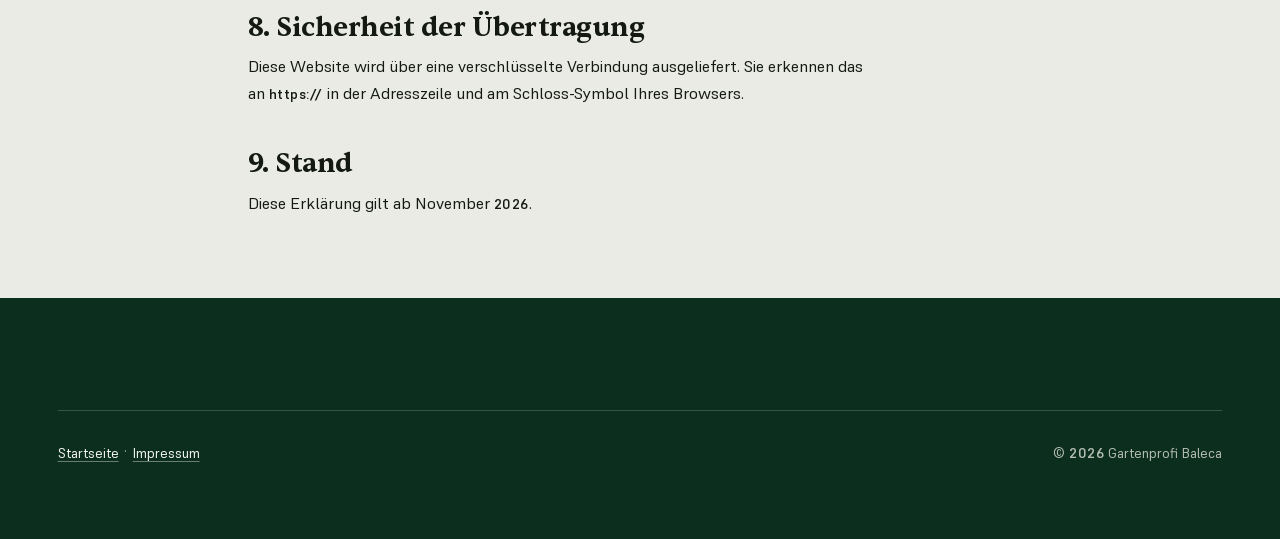
<file: site/datenschutz.html>
<!doctype html>
<html lang="de">
<head>
<meta charset="utf-8">
<meta name="viewport" content="width=device-width, initial-scale=1">
<script>document.documentElement.className+=" js"</script>
<title>Datenschutzerklärung · Gartenprofi Baleca</title>
<meta name="description" content="Datenschutzerklärung von Gartenprofi Baleca, Koblenz. Welche Daten beim Besuch dieser Website und beim Anfrageformular verarbeitet werden.">
<meta name="robots" content="noindex, follow">
<meta name="theme-color" content="#0C2E1F">
<link rel="icon" href="assets/img/favicon.svg" type="image/svg+xml">
<link rel="icon" href="assets/icon/icon-32.png" sizes="32x32" type="image/png">
<link rel="apple-touch-icon" href="assets/icon/icon-180.png">
<link rel="manifest" href="site.webmanifest">
<link rel="stylesheet" href="assets/css/site.css?v=20261106">
</head>
<body>
<a class="skip" href="#inhalt">Zum Inhalt springen</a>

<header class="kopf ist-da">
  <a class="kopf__marke" href="index.html">
    <img class="marke" src="assets/img/marke-hell.svg" width="1610" height="1746" alt="" aria-hidden="true">
    <span>Gartenprofi <span>Baleca</span></span>
  </a>
  <a class="kopf__tel zahl" href="tel:+4915750622718">0157 506 227 18</a>
  <a class="btn btn--hell" href="https://wa.me/4915750622718?text=Hallo%20Ion%2C%20hier%20ein%20Foto%20aus%20meinem%20Garten." target="_blank" rel="noopener" aria-label="Foto per WhatsApp schicken">Foto schicken</a>
</header>

<main class="recht" id="inhalt">
  <a class="zurueck" href="index.html">&larr; Zurück zur Startseite</a>
  <h1>Datenschutzerklärung</h1>

  <p class="fliess">
    Diese Website ist bewusst sparsam gebaut. Es gibt keine Werbebanner, keine
    Reichweitenmessung und keine Einbindung sozialer Netzwerke. Es werden keine Cookies
    gesetzt, die eine Einwilligung bräuchten. Deshalb sehen Sie hier auch kein Cookie-Fenster.
  </p>

  <h2>1. Verantwortlich für die Datenverarbeitung</h2>
  <p>
    Gartenpflege Maria MD, Inhaberin Maria Baleca<br>
    St.-Maternus-Straße 7, 56070 Koblenz<br>
    Telefon: <a class="zahl" href="tel:+4915750622718">0157 506 227 18</a><br>
    E-Mail: <a href="mailto:info@gartenpflege-maria-md.de">info@gartenpflege-maria-md.de</a>
  </p>

  <h2>2. Aufruf der Website und Server-Protokolle</h2>
  <p>
    Beim Aufruf dieser Website übermittelt Ihr Browser technisch notwendige Daten an
    den Server unseres Hosting-Anbieters. Dieser speichert sie in sogenannten
    Server-Logfiles. Das sind:
  </p>
  <ul>
    <li>aufgerufene Adresse und Dateiname</li>
    <li>Datum und Uhrzeit des Abrufs</li>
    <li>übertragene Datenmenge und Meldung über den erfolgreichen Abruf</li>
    <li>Browsertyp und Betriebssystem</li>
    <li>die zuvor besuchte Seite, sofern Ihr Browser sie mitschickt</li>
    <li>Ihre IP-Adresse</li>
  </ul>
  <p>
    Rechtsgrundlage ist Art. 6 Abs. 1 lit. f DSGVO. Unser berechtigtes Interesse liegt
    im technisch fehlerfreien Betrieb und in der Sicherheit der Website. Diese Daten
    werden nicht mit anderen Datenquellen zusammengeführt und nach kurzer Zeit gelöscht.
  </p>
  <p>
    Hosting-Anbieter ist die Hostinger International Ltd., 61 Lordou Vironos Street,
    6023 Larnaca, Zypern. Hostinger verarbeitet die Daten in unserem Auftrag nach
    Art. 28 DSGVO.
  </p>

  <h2>3. Anfrageformular</h2>
  <p>
    Wenn Sie das Formular auf der Startseite nutzen, verarbeiten wir die Angaben, die
    Sie dort machen: Name, Telefonnummer oder E-Mail-Adresse, Ort beziehungsweise
    Postleitzahl und Ihre Beschreibung. Wir nutzen diese
    Daten ausschließlich, um Ihre Anfrage zu beantworten und ein Angebot zu machen.
  </p>
  <p>
    Rechtsgrundlage ist Art. 6 Abs. 1 lit. b DSGVO, weil die Verarbeitung der Anbahnung
    eines Vertrags dient, und ergänzend Art. 6 Abs. 1 lit. f DSGVO an unserem
    berechtigten Interesse, Anfragen zu beantworten. Die Daten bleiben so lange
    gespeichert, wie es für die Bearbeitung nötig ist, längstens bis gesetzliche
    Aufbewahrungsfristen ablaufen.
  </p>

  <p>
    Für den Versand des Formulars nutzen wir den Dienst Formspree der Formspree, Inc.,
    USA. Ihre Formulareingaben werden dorthin übertragen und von dort an unser Postfach
    weitergeleitet. Damit findet eine Übermittlung in die USA statt, also in ein Land
    außerhalb der Europäischen Union. Mit Formspree besteht ein Vertrag zur
    Auftragsverarbeitung nach Art. 28 DSGVO. Datenschutzhinweise des Anbieters:
    <a href="https://formspree.io/legal/privacy-policy/" rel="noopener noreferrer" target="_blank">formspree.io/legal/privacy-policy</a>
  </p>
  <p>
    Wenn Sie das nicht möchten, erreichen Sie uns genauso gut telefonisch oder per E-Mail.
  </p>

  <h2>4. Kontakt per Telefon oder E-Mail</h2>
  <p>
    Wenn Sie uns anrufen oder schreiben, verarbeiten wir Ihre Angaben, um die Anfrage
    zu bearbeiten. Rechtsgrundlage ist Art. 6 Abs. 1 lit. b beziehungsweise lit. f DSGVO.
  </p>

  <h2>5. Fotos und Nachrichten über WhatsApp</h2>
  <p>
    Fotos von Ihrem Garten können Sie uns über WhatsApp schicken. Auf dieser Website steht
    dafür nur ein gewöhnlicher Link, beim Aufruf der Seite wird nichts von WhatsApp
    geladen. Erst wenn Sie den Link anklicken, öffnet sich WhatsApp mit einem vorbereiteten
    Text, den Sie ändern oder löschen können.
  </p>
  <p>
    Anbieter ist für Nutzer in der Europäischen Union die WhatsApp Ireland Limited,
    Merrion Road, Dublin 4, D04 X2K5, Irland. Wenn Sie uns dort schreiben, verarbeiten wir
    Ihre Telefonnummer, Ihren Profilnamen, Ihre Nachricht und Ihre Fotos, um die Anfrage zu
    beantworten. Rechtsgrundlage ist Art. 6 Abs. 1 lit. b DSGVO, weil das der Anbahnung
    eines Vertrags dient. Die Daten bleiben so lange gespeichert, wie es für die Bearbeitung
    nötig ist, längstens bis gesetzliche Aufbewahrungsfristen ablaufen.
  </p>
  <p>
    WhatsApp verarbeitet dabei auch selbst Daten und übermittelt sie teilweise in die USA.
    Nach eigenen Angaben stützt sich der Anbieter dafür auf das EU-US Data Privacy Framework
    und auf Standardvertragsklauseln. Datenschutzhinweise des Anbieters:
    <a href="https://www.whatsapp.com/legal/privacy-policy-eea" rel="noopener noreferrer" target="_blank">whatsapp.com/legal/privacy-policy-eea</a>
  </p>
  <p>
    Sie müssen WhatsApp nicht nutzen. Sie erreichen uns genauso gut telefonisch oder per E-Mail.
  </p>

  <h2>6. Schriften und externe Inhalte</h2>
  <p>
    Alle Schriften dieser Website liegen auf unserem eigenen Server und werden von dort
    geladen. Es besteht dabei keine Verbindung zu Google Fonts oder einem anderen
    fremden Anbieter. Ebenso werden keine Karten, Videoportale, Schaltflächen sozialer
    Netzwerke oder Analysewerkzeuge eingebunden. Die Videos auf dieser Seite liegen
    ebenfalls auf unserem eigenen Server.
  </p>
  <p>
    Die Kundenbewertungen auf der Startseite sind einfacher Text auf unserem eigenen
    Server, von MyHammer wird dabei nichts geladen. Der Link zu unserem Profil ist ein
    gewöhnlicher Link: Erst wenn Sie ihn anklicken, gelangen Sie auf die Website der
    MyHammer GmbH, für die deren eigene Datenschutzerklärung gilt.
  </p>

  <h2>7. Ihre Rechte</h2>
  <p>Sie haben jederzeit das Recht auf</p>
  <ul>
    <li>Auskunft über die zu Ihrer Person gespeicherten Daten (Art. 15 DSGVO)</li>
    <li>Berichtigung unrichtiger Daten (Art. 16 DSGVO)</li>
    <li>Löschung (Art. 17 DSGVO)</li>
    <li>Einschränkung der Verarbeitung (Art. 18 DSGVO)</li>
    <li>Datenübertragbarkeit (Art. 20 DSGVO)</li>
    <li>Widerspruch gegen Verarbeitungen auf Grundlage berechtigter Interessen (Art. 21 DSGVO)</li>
  </ul>
  <p>
    Eine formlose Nachricht an die oben genannte Adresse genügt. Außerdem können Sie
    sich bei einer Datenschutz-Aufsichtsbehörde beschweren, zuständig ist in
    Rheinland-Pfalz der Landesbeauftragte für den Datenschutz und die Informationsfreiheit,
    Hintere Bleiche 34, 55116 Mainz.
  </p>

  <h2>8. Sicherheit der Übertragung</h2>
  <p>
    Diese Website wird über eine verschlüsselte Verbindung ausgeliefert. Sie erkennen
    das an <span class="zahl">https://</span> in der Adresszeile und am Schloss-Symbol
    Ihres Browsers.
  </p>

  <h2>9. Stand</h2>
  <p>Diese Erklärung gilt ab November <span class="zahl">2026</span>.</p>
</main>

<footer class="fuss">
  <div class="wrap">
    <div class="fuss__unten">
      <span><a href="index.html">Startseite</a> &middot; <a href="impressum.html">Impressum</a></span>
      <span>&copy; <span class="zahl" id="jahr">2026</span><script>document.getElementById("jahr").textContent=new Date().getFullYear()</script> Gartenprofi Baleca</span>
    </div>
  </div>
</footer>
</body>
</html>
</file>
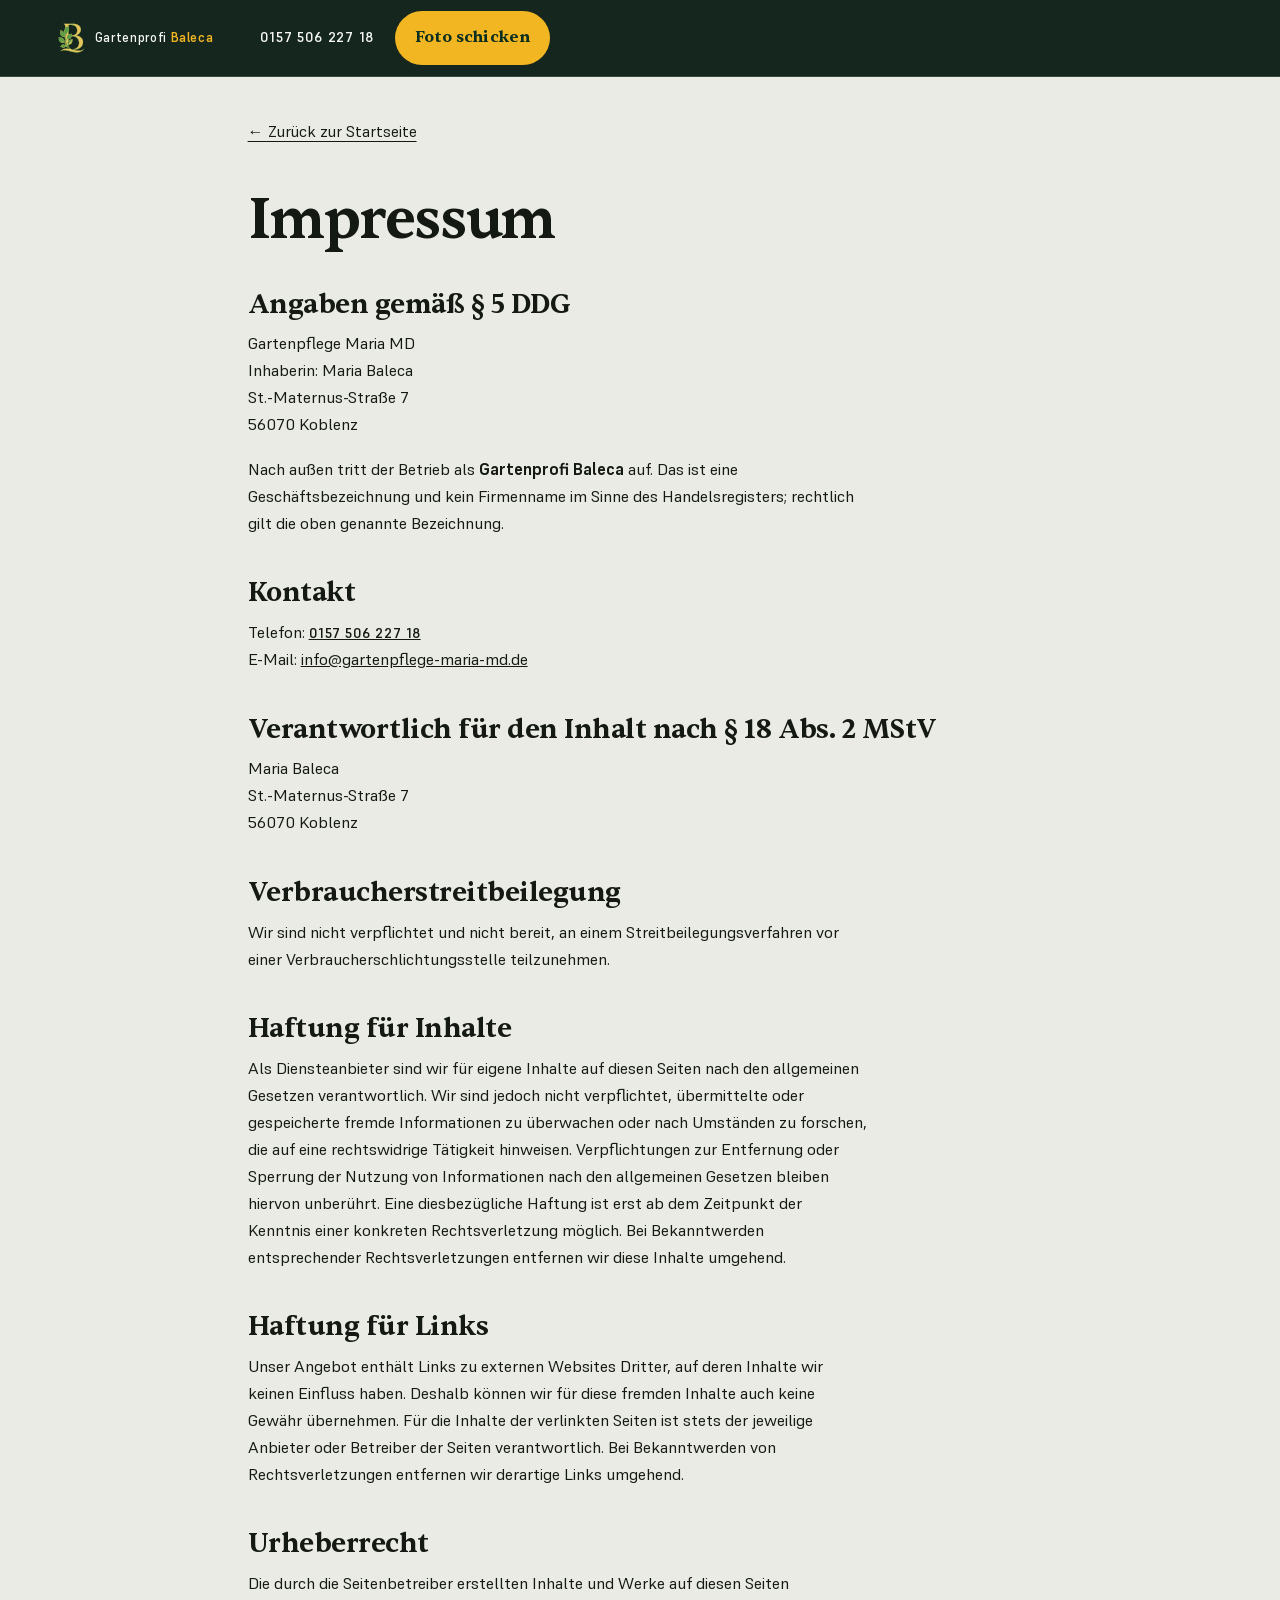
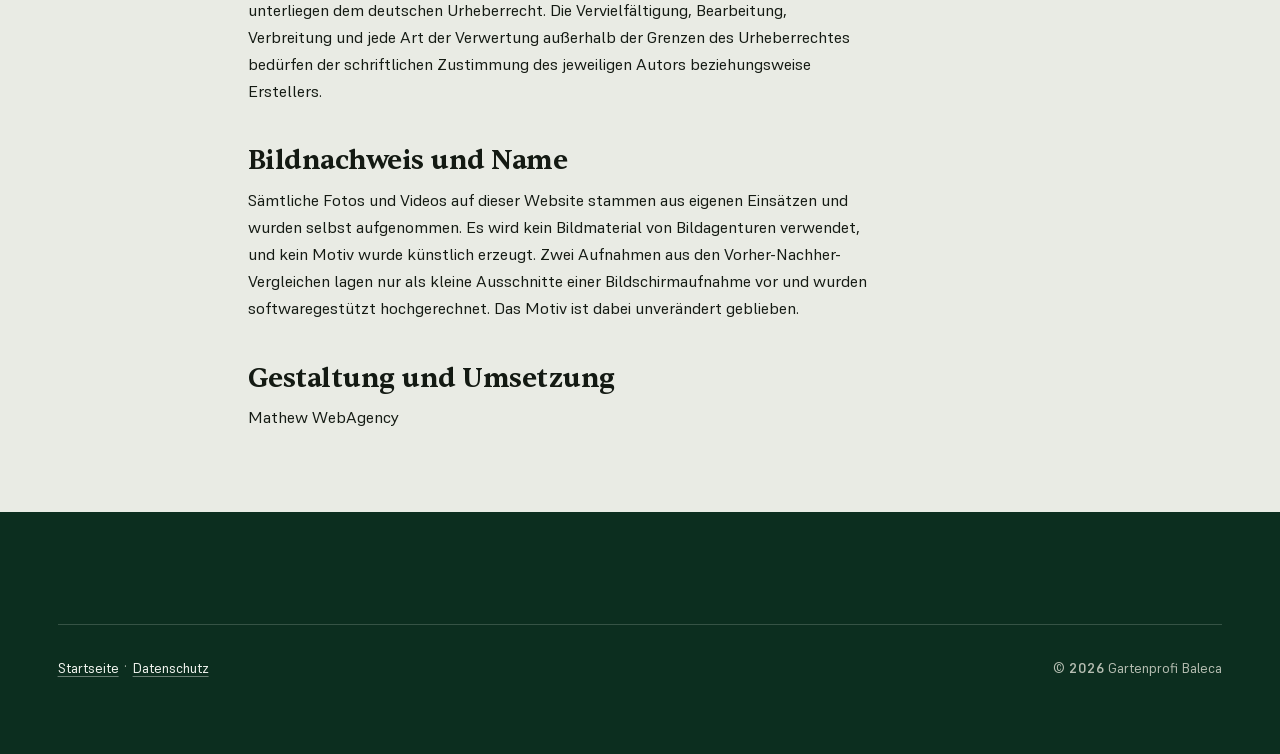
<file: site/impressum.html>
<!doctype html>
<html lang="de">
<head>
<meta charset="utf-8">
<meta name="viewport" content="width=device-width, initial-scale=1">
<script>document.documentElement.className+=" js"</script>
<title>Impressum · Gartenprofi Baleca</title>
<meta name="description" content="Impressum und Anbieterkennzeichnung von Gartenprofi Baleca, Koblenz.">
<meta name="robots" content="noindex, follow">
<meta name="theme-color" content="#0C2E1F">
<link rel="icon" href="assets/img/favicon.svg" type="image/svg+xml">
<link rel="icon" href="assets/icon/icon-32.png" sizes="32x32" type="image/png">
<link rel="apple-touch-icon" href="assets/icon/icon-180.png">
<link rel="manifest" href="site.webmanifest">
<link rel="stylesheet" href="assets/css/site.css?v=20261106">
</head>
<body>
<a class="skip" href="#inhalt">Zum Inhalt springen</a>

<header class="kopf ist-da">
  <a class="kopf__marke" href="index.html">
    <img class="marke" src="assets/img/marke-hell.svg" width="1610" height="1746" alt="" aria-hidden="true">
    <span>Gartenprofi <span>Baleca</span></span>
  </a>
  <a class="kopf__tel zahl" href="tel:+4915750622718">0157 506 227 18</a>
  <a class="btn btn--hell" href="https://wa.me/4915750622718?text=Hallo%20Ion%2C%20hier%20ein%20Foto%20aus%20meinem%20Garten." target="_blank" rel="noopener" aria-label="Foto per WhatsApp schicken">Foto schicken</a>
</header>

<main class="recht" id="inhalt">
  <a class="zurueck" href="index.html">&larr; Zurück zur Startseite</a>
  <h1>Impressum</h1>

  <h2>Angaben gemäß § 5 DDG</h2>
  <p>
    Gartenpflege Maria MD<br>
    Inhaberin: Maria Baleca<br>
    St.-Maternus-Straße 7<br>
    56070 Koblenz
  </p>

  <p>
    Nach außen tritt der Betrieb als <b>Gartenprofi Baleca</b> auf. Das ist eine
    Geschäftsbezeichnung und kein Firmenname im Sinne des Handelsregisters; rechtlich
    gilt die oben genannte Bezeichnung.
  </p>

  <h2>Kontakt</h2>
  <p>
    Telefon: <a class="zahl" href="tel:+4915750622718">0157 506 227 18</a><br>
    E-Mail: <a href="mailto:info@gartenpflege-maria-md.de">info@gartenpflege-maria-md.de</a>
  </p>

  <h2>Verantwortlich für den Inhalt nach § 18 Abs. 2 MStV</h2>
  <p>
    Maria Baleca<br>
    St.-Maternus-Straße 7<br>
    56070 Koblenz
  </p>

  <h2>Verbraucherstreitbeilegung</h2>
  <p>
    Wir sind nicht verpflichtet und nicht bereit, an einem Streitbeilegungsverfahren
    vor einer Verbraucherschlichtungsstelle teilzunehmen.
  </p>

  <h2>Haftung für Inhalte</h2>
  <p>
    Als Diensteanbieter sind wir für eigene Inhalte auf diesen Seiten nach den
    allgemeinen Gesetzen verantwortlich. Wir sind jedoch nicht verpflichtet, übermittelte
    oder gespeicherte fremde Informationen zu überwachen oder nach Umständen zu forschen,
    die auf eine rechtswidrige Tätigkeit hinweisen. Verpflichtungen zur Entfernung oder
    Sperrung der Nutzung von Informationen nach den allgemeinen Gesetzen bleiben
    hiervon unberührt. Eine diesbezügliche Haftung ist erst ab dem Zeitpunkt der
    Kenntnis einer konkreten Rechtsverletzung möglich. Bei Bekanntwerden entsprechender
    Rechtsverletzungen entfernen wir diese Inhalte umgehend.
  </p>

  <h2>Haftung für Links</h2>
  <p>
    Unser Angebot enthält Links zu externen Websites Dritter, auf deren Inhalte wir
    keinen Einfluss haben. Deshalb können wir für diese fremden Inhalte auch keine
    Gewähr übernehmen. Für die Inhalte der verlinkten Seiten ist stets der jeweilige
    Anbieter oder Betreiber der Seiten verantwortlich. Bei Bekanntwerden von
    Rechtsverletzungen entfernen wir derartige Links umgehend.
  </p>

  <h2>Urheberrecht</h2>
  <p>
    Die durch die Seitenbetreiber erstellten Inhalte und Werke auf diesen Seiten
    unterliegen dem deutschen Urheberrecht. Die Vervielfältigung, Bearbeitung,
    Verbreitung und jede Art der Verwertung außerhalb der Grenzen des Urheberrechtes
    bedürfen der schriftlichen Zustimmung des jeweiligen Autors beziehungsweise Erstellers.
  </p>

  <h2>Bildnachweis und Name</h2>
  <p>
    Sämtliche Fotos und Videos auf dieser Website stammen aus eigenen Einsätzen und
    wurden selbst aufgenommen. Es wird kein Bildmaterial von Bildagenturen verwendet, und
    kein Motiv wurde künstlich erzeugt. Zwei Aufnahmen aus den Vorher-Nachher-Vergleichen
    lagen nur als kleine Ausschnitte einer Bildschirmaufnahme vor und wurden
    softwaregestützt hochgerechnet. Das Motiv ist dabei unverändert geblieben.
  </p>

  <h2>Gestaltung und Umsetzung</h2>
  <p>Mathew WebAgency</p>
</main>

<footer class="fuss">
  <div class="wrap">
    <div class="fuss__unten">
      <span><a href="index.html">Startseite</a> &middot; <a href="datenschutz.html">Datenschutz</a></span>
      <span>&copy; <span class="zahl" id="jahr">2026</span><script>document.getElementById("jahr").textContent=new Date().getFullYear()</script> Gartenprofi Baleca</span>
    </div>
  </div>
</footer>
</body>
</html>
</file>
<file: site/assets/css/site.css>
/* ==========================================================================
   Gartenprofi Baleca · Ion Baleca, Koblenz
   Rechtlich bleibt der Name im Impressum stehen, nach außen heißt es Gartenprofi.

   Kalibriert an superpower.com und numa.uprock.pro. Was von dort kommt: ein
   brutaler Größensprung zwischen Überschrift und Text, eine Schriftfamilie
   statt vier, fast keine Farbe, und keine Erklärsätze unter Überschriften.
   Was nicht von dort kommt: die weiße Galerieoptik. Ion arbeitet draußen im
   Grün, deshalb trägt Dunkelgrün die Seite und die Fotos bringen das Licht.

   Das Gelb ist am Firmenwagen gemessen (#F2B623), der dunkle Grund an der
   Markentafel (#062216, aufgehellt). Vorher stand hier ein cremefarbener
   Grund; genau der ist der Reflexgriff generierter Seiten und ist raus.
   ========================================================================== */

/* ---------- Schriften, lokal ---------- */
/* Sentient traegt die Ueberschriften. Eine warme, offene Serifenschrift mit
   runden Bogen und wenig Kontrast: sie klingt nach jemandem, der spricht,
   nicht nach einem Schild. Fraunces stand hier zuerst und ist wieder raus,
   der Musterpruefer fuehrt sie als ueberstrapaziert. */
@font-face{
  font-family:"Sentient";
  src:url("../fonts/sentient.woff2") format("woff2");
  font-weight:200 700; font-display:swap;
}
@font-face{
  font-family:"Supreme";
  src:url("../fonts/supreme.woff2") format("woff2");
  font-weight:100 800; font-display:swap;
}
/* ---------- Token ---------- */
:root{
  /* Der Grund der ganzen Seite. Creme ist raus. */
  --mulch:#0C2E1F;        /* dunkler Grund, trägt fast alles */
  --mulch-2:#143B28;      /* eine Stufe heller, für Bildkästen */
  --kies:#E9EBE4;         /* helle Fläche, kühles Grüngrau statt Creme */
  --kies-2:#D6DACE;

  /* Schrift */
  --kalk:#F4F6F1;         /* auf Dunkelgrün 13,1:1 */
  --kalk-leise:#B6BEB2;   /* auf Dunkelgrün  7,4:1 */
  --tinte:#141A13;        /* auf Hell 15,1:1 */
  --tinte-leise:#4B5249;  /* auf Hell  7,3:1 */

  /* Der einzige Akzent, selten eingesetzt. */
  --gelb:#F2B623;         /* auf Dunkelgrün 8,3:1 */
  --gelb-tief:#D99A10;
  --warn:#E4A08A;         /* Fehlermeldungen auf Dunkelgrün, 7,0:1 */
  --warn-tief:#8E3A20;    /* dieselbe Rolle auf Hell, 6,8:1 */

  --ease-out:cubic-bezier(0.23,1,0.32,1);
  --ease-in-out:cubic-bezier(0.77,0,0.175,1);

  /* Ein Trio statt vier Serifen. Cabinet Grotesk trägt 120px ohne zu
     zerfallen, Switzer liest sich bei 17px ruhig, Martian Mono macht aus
     Zahlen und Orten etwas Gesetztes statt einer weiteren Textzeile. */
  --display:"Sentient",Georgia,"Iowan Old Style",serif;
  --body:"Supreme",-apple-system,BlinkMacSystemFont,sans-serif;
  --auszeichnung:"Supreme",-apple-system,BlinkMacSystemFont,sans-serif;

  --gutter:clamp(1.15rem,4.5vw,4.5rem);
  --breite:1340px;
  --band:clamp(5rem,10vw,9rem);
}

*,*::before,*::after{box-sizing:border-box}

html{
  -webkit-text-size-adjust:100%;
  scroll-behavior:smooth;
  scroll-padding-top:5rem;
  hyphens:auto;
  -webkit-hyphens:auto;
  hyphenate-limit-chars:11 5 4;
  -webkit-hyphenate-limit-before:5;
  -webkit-hyphenate-limit-after:4;
}
@media (prefers-reduced-motion:reduce){ html{scroll-behavior:auto} }

body{
  margin:0;
  background:var(--kies);
  color:var(--tinte);
  font-family:var(--body);
  font-size:1.125rem;
  line-height:1.62;
  font-variant-numeric:oldstyle-nums;
  -webkit-font-smoothing:antialiased;
  -moz-osx-font-smoothing:grayscale;
  overflow-x:hidden;
}

img,video{max-width:100%;display:block}

/* ---------- Typografie ----------
   Der Sprung ist Absicht: Überschrift sehr groß, Text klein, nichts
   dazwischen. Beide Referenzen machen genau das, und es ist der Grund,
   warum sie teuer aussehen. */
h1,h2,h3,h4,.gross,.btn{ hyphens:none;-webkit-hyphens:none }
h1,h2,h3,h4{
  font-family:var(--display);
  font-weight:600;
  margin:0;
  text-wrap:balance;
}
h1{font-size:clamp(2.6rem,7.2vw,6.9rem);line-height:1;letter-spacing:-.022em;font-weight:600}
h2{font-size:clamp(2.2rem,5.2vw,4.4rem);line-height:1.03;letter-spacing:-.018em;font-weight:600}
h3{font-size:clamp(1.42rem,2.2vw,1.8rem);line-height:1.18;letter-spacing:-.01em;font-weight:600}
h4{font-size:1.06rem;line-height:1.3;letter-spacing:-.01em}

p{margin:0 0 1.05em;max-width:62ch}
p:last-child{margin-bottom:0}

.fliess{font-size:clamp(1rem,1.15vw,1.09rem);line-height:1.62}
.gross{font-size:clamp(1.06rem,1.35vw,1.2rem);line-height:1.55;max-width:44ch}
.leise{color:var(--tinte-leise)}
.band--dunkel .leise,.fuss .leise{color:var(--kalk-leise)}
.band--dunkel a{color:inherit}

/* Auszeichnungen laufen in der Mono: Orte, Ziffern, Öffnungszeiten. Klein,
   weit gesperrt, und nur dort, wo wirklich eine Marke gesetzt wird. */
.mono,.zahl{
  font-family:var(--auszeichnung);font-weight:600;
  font-size:.86rem;letter-spacing:.01em;text-transform:none;
  font-variant-numeric:tabular-nums;
}
.zahl{font-size:.84rem;letter-spacing:.04em}

a{color:inherit}

/* ---------- Bänder ----------
   Die Bänder stoßen flach aneinander. Die frühere schräge Materialkante ist
   raus: sie war überall, deshalb hat sie nirgends mehr etwas bedeutet. Die
   einzige Kante auf der Seite ist jetzt die Schnittkante im Hero, und die
   steht für den Heckenschnitt selbst. */
.band{position:relative;padding-block:var(--band)}
.band--hell{background:var(--kies);color:var(--tinte)}
.band--dunkel{background:var(--mulch);color:var(--kalk)}
.band--knapp{padding-block:clamp(3.6rem,7vw,6rem)}

.wrap{max-width:var(--breite);margin-inline:auto;padding-inline:var(--gutter)}

/* Der Sektionskopf trägt allein. Kein Erklärsatz darunter, außer er sagt
   etwas, das die Überschrift nicht sagen kann. */
.kopfzeile-sektion,.sektion-kopf{
  position:relative;margin-bottom:clamp(2.6rem,5vw,4.4rem);
  max-width:min(100%,44rem);
  padding-top:clamp(1.4rem,2.2vw,2rem);
}
/* Das Zeilenmaß gehört an die Überschrift selbst. Am Container gemessen
   rechnet ch in der Fließtextschrift und ergibt eine viel zu schmale Spalte. */
.kopfzeile-sektion h2,.sektion-kopf h2{max-width:14ch}
.kopfzeile-sektion .gross,.sektion-kopf .fliess{max-width:42ch}
.sektion-kopf{margin-bottom:0}
.kopfzeile-sektion--breit h2{max-width:17ch}
.kopfzeile-sektion::before,.sektion-kopf::before{
  content:"";position:absolute;top:0;left:0;width:2.6rem;height:2px;
  background:var(--mulch);
}
.band--dunkel .kopfzeile-sektion::before,.band--dunkel .sektion-kopf::before{
  background:var(--gelb);
}
.kopfzeile-sektion h2{margin-bottom:0}
.kopfzeile-sektion .gross{margin-top:1.3rem}
/* Im .sektion-kopf folgt direkt Fliesstext auf die Ueberschrift. Ohne diese
   Zeile stossen beide aneinander, weil h2 selbst keinen Abstand nach unten
   hat. */
.sektion-kopf h2+p{margin-top:clamp(1.1rem,2.4vw,1.5rem)}

/* Ein Bild über die ganze Breite als Atempause zwischen zwei Sektionen. */
.bildband{display:block;width:100%;background:var(--mulch)}
.bildband img{width:100%;height:clamp(240px,42vw,520px);object-fit:cover;display:block}

/* ---------- Knöpfe ----------
   Die Seite ist sonst durchweg eckig: Bilder, Karten, Stichworte. Die Knoepfe
   sind die einzige runde Form darauf, und genau deshalb findet das Auge sie.
   Weich statt kantig passt ausserdem zum Ton der Texte. */
.btn{
  display:inline-flex;align-items:center;justify-content:center;gap:.7rem;
  font-family:var(--display);font-size:1rem;font-weight:600;
  letter-spacing:.005em;text-decoration:none;
  padding:.95rem 1.6rem;border:1px solid transparent;border-radius:999px;
  cursor:pointer;min-height:52px;
  transition:transform 140ms var(--ease-out),background-color 180ms var(--ease-out),
             color 180ms var(--ease-out),border-color 180ms var(--ease-out);
}
.btn:active{transform:scale(.98)}
.btn--hell:active{background:var(--gelb-tief)}
/* Der Hauptknopf trägt das Gelb vom Wagen. Dunkelgrün darauf ergibt 8,1:1,
   und die Farbe steht auf der ganzen Seite nur dort, wo jemand handeln soll. */
.btn--hell{background:var(--gelb);color:var(--mulch);font-weight:650}
.btn--rand{border-color:currentColor;background:transparent}
@media (hover:hover) and (pointer:fine){
  .btn--hell:hover{background:#FFC63F}
  .band--dunkel .btn--rand:hover{background:rgba(244,246,241,.1)}
  .band--hell .btn--rand:hover{background:rgba(20,26,19,.07)}
}

/* Ein Kreis im Knopf traegt das Zeichen. Beim Hauptknopf sitzt er rechts und
   zeigt, wohin es geht, beim Anrufknopf links und zeigt, was passiert. Der
   Innenabstand auf der Kreisseite ist deshalb so klein wie der Rand um den
   Kreis, dann sitzt er sauber in der Rundung. */
.btn__rund{
  flex:0 0 auto;display:grid;place-items:center;
  width:40px;height:40px;border-radius:50%;
  background:var(--mulch);color:var(--gelb);
}
.btn__rund svg{width:18px;height:18px;display:block}
.btn__rund--gelb{background:var(--gelb);color:var(--mulch)}

.btn--mitpfeil{padding:.4rem .4rem .4rem 1.55rem;gap:1.1rem}
.btn--mitpfeil .btn__rund svg{transition:transform 200ms var(--ease-out)}

/* Der Anrufknopf liegt ueber dem laufenden Garten. Ohne backdrop-filter:
   ein Weichzeichner auf einer Flaeche ueber Video rechnet jedes Bild neu. */
.btn--glas{
  background:rgba(8,26,17,.55);color:var(--kalk);
  border-color:rgba(244,246,241,.26);
  padding:.4rem 1.45rem .4rem .4rem;gap:.8rem;
}
.btn__zeilen{display:flex;flex-direction:column;align-items:flex-start;line-height:1.15;text-align:left}
.btn__name{font-family:var(--display);font-weight:650;font-size:1rem}
.btn__nummer{margin-top:.18rem;font-size:.76rem;font-weight:500;letter-spacing:.05em;color:var(--kalk-leise)}

@media (hover:hover) and (pointer:fine){
  .btn--mitpfeil:hover .btn__rund svg{transform:translateX(3px)}
  .btn--glas:hover{background:rgba(8,26,17,.72);border-color:rgba(244,246,241,.5)}
}

:focus-visible{outline:3px solid var(--mulch);outline-offset:3px}
/* Der dunkelgruene Rahmen ist auf dunkelgruenem Grund unsichtbar, gemessen
   1,1 zu 1. Ueberall dort, wo die Flaeche dunkel ist, traegt Gelb. Das
   betrifft nicht nur die Baender: auch Kopfleiste, Hero, Laufleiste und Fuss
   stehen auf Mulch, und dort fiel der Rahmen bisher weg. */
.band--dunkel :focus-visible,
.kopf :focus-visible,
.hero :focus-visible,
.laufband :focus-visible,
.fuss :focus-visible{outline-color:var(--gelb)}

.skip{
  position:absolute;left:-9999px;top:0;z-index:100;
  background:var(--mulch);color:var(--kalk);padding:1rem 1.4rem;
}
.skip:focus{left:0}

/* ---------- Kopfleiste ---------- */
.kopf{
  position:fixed;top:0;left:0;right:0;z-index:50;
  display:flex;align-items:center;gap:1rem;
  padding:.7rem var(--gutter);
  background:rgba(8,26,17,.94);
  backdrop-filter:blur(8px);-webkit-backdrop-filter:blur(8px);
  color:var(--kalk);
  border-bottom:1px solid rgba(244,246,241,.16);
  transform:translateY(-102%);
  transition:transform 260ms var(--ease-out);
}
.kopf.ist-da{transform:translateY(0)}
@media (prefers-reduced-motion:reduce){ .kopf{transition:none} }
.kopf__marke{
  font-family:var(--display);font-weight:700;
  font-size:1.02rem;letter-spacing:-.01em;text-decoration:none;margin-right:auto;
  display:inline-flex;align-items:center;gap:.6rem;min-height:46px;
  min-width:44px;padding-block:.2rem;
}
.kopf__marke>span{font-family:var(--auszeichnung);font-weight:500;color:var(--kalk);
  white-space:nowrap;letter-spacing:.05em;font-size:.8rem}
.kopf__marke>span span{color:var(--gelb);font-weight:600}
/* Die Marke liegt als Vektor vor, in einer hellen und einer dunklen Fassung.
   Gebaut mit .claude/logo.py. */
.kopf__marke .marke,.fuss__marke img{width:auto;flex:0 0 auto}
.kopf__marke .marke{height:30px}
/* Unter 480 Pixeln wird es in der Kopfleiste eng: der Zusatz im Schriftzug
   weicht, der Knopf rückt zusammen, und der Schriftzug darf notfalls
   abschneiden statt die Leiste über den Rand zu schieben. */
@media (max-width:480px){
  .kopf{gap:.55rem;padding-inline:1rem}
  .kopf__marke{min-width:44px;overflow:hidden}
  .kopf__marke .marke{height:38px}
  .kopf__marke>span{font-size:.72rem;letter-spacing:.03em}
  .kopf .btn{padding:.8rem .95rem;font-size:.86rem;letter-spacing:.04em}
}
/* Unter 380px passt der ganze Name nicht mehr neben den Knopf, ohne dass der
   eine oder der andere abschneidet. Dann trägt das Zeichen allein, und das
   kann es: es steht so auch auf dem Wagen. */
@media (max-width:379px){
  .kopf__marke>span{position:absolute;width:1px;height:1px;overflow:hidden;clip-path:inset(50%);white-space:nowrap}
}
.kopf__tel{
  font-family:var(--auszeichnung);font-size:.84rem;font-weight:600;letter-spacing:.05em;text-decoration:none;
  padding:.8rem .3rem;display:inline-flex;align-items:center;min-height:46px;
}
.kopf .btn{padding:.8rem 1.2rem;min-height:44px;white-space:nowrap}
@media (max-width:640px){ .kopf__tel{display:none} }
/* Unter 640px weicht die ausgeschriebene Nummer, aber anrufen muss mit einem
   Tipp gehen. Deshalb steht dort der Hörer statt gar nichts. */
.kopf__ruf{display:none}
.kopf__ruf svg{width:22px;height:22px;display:block}
@media (max-width:640px){
  .kopf__ruf{
    display:grid;place-items:center;flex:0 0 auto;
    width:46px;height:46px;color:var(--kalk);border-radius:50%;
    border:1px solid rgba(244,246,241,.34);text-decoration:none;
  }
}
@media (max-width:379px){ .kopf__ruf{width:44px;height:44px} }

/* ---------- Hero ----------
   Der fertige Garten laeuft hinter allem, tonlos, als Schleife. Darueber
   steht der Satz und die zwei Knoepfe. Zuerst wird gezeigt, geredet wird
   danach.

   Drei Ebenen: .hero__film ganz hinten, .hero__schleier darueber, .hero__inhalt
   vorn. Der Schleier ist die ganze Kunst an der Sache. Er ist links dicht
   genug fuer lesbare Schrift und rechts fast klar, damit man den Garten
   wirklich sieht und nicht nur ahnt. */
.hero{
  /* Hoehe der Laufleiste am Fuss, der Inhalt rechnet damit. */
  --leiste:clamp(42px,5vh,52px);
  position:relative;min-height:100svh;overflow:hidden;isolation:isolate;
  background:var(--mulch);color:var(--kalk);
  display:grid;align-items:center;
}
.hero__film{position:absolute;inset:0;z-index:0;overflow:hidden}
/* Die Buehne traegt die scharfe Fassung. Am Telefon ist sie der ganze
   Schirm, am Rechner eine hohe Bahn rechts. */
.hero__buehne{position:absolute;top:0;left:0;width:100%;height:100%;overflow:hidden}
.hero__buehne img,.hero__buehne video{
  position:absolute;inset:0;width:100%;height:100%;object-fit:cover;
  object-position:50% 50%;
}
.hero__wand{display:none}
.hero__still{transition:opacity 700ms var(--ease-out)}
/* Das Standbild ist das erste Bild des Videos, der Wechsel braucht keine Blende. */
.hero__video{opacity:0}
.hero__video.laeuft{opacity:1}

/* Zwei Verlaeufe uebereinander. Der erste traegt die Schrift links, der
   zweite haelt Marke und Laufleiste an den Kanten frei. Beide enden weit
   vor der rechten Seite, dort bleibt das Bild offen. */
.hero__schleier{
  position:absolute;inset:0;z-index:1;pointer-events:none;
  /* Am Schirm liegt unter dem Satz die unscharfe Wand, ein einziges festes
     Bild, der Kontrast ist damit exakt nachrechenbar: 5,7 zu 1 unter der
     Ueberschrift, 13,7 zu 1 am Namenszug. Ab 64 Prozent Breite ist der
     Schleier bei null, dort beginnt die scharfe Bahn und die soll nichts
     abbekommen. */
  background:
    linear-gradient(97deg,
      rgba(8,28,18,.50) 0%,
      rgba(8,28,18,.42) 42%,
      rgba(8,28,18,.18) 56%,
      rgba(8,28,18,.02) 64%,
      rgba(8,28,18,0) 68%),
    linear-gradient(to bottom,
      rgba(8,28,18,.26) 0%,
      rgba(8,28,18,0) 16%,
      rgba(8,28,18,0) 64%,
      rgba(8,28,18,.26) 100%);
}

.hero__inhalt{
  position:relative;z-index:2;
  display:flex;flex-direction:column;justify-content:center;
  max-width:min(100%,62rem);
  padding:clamp(6.5rem,13vh,9rem) clamp(1.15rem,4vw,3.4rem)
          calc(var(--leiste) + clamp(2.4rem,7vh,4.5rem)) var(--gutter);
  min-height:100svh;
}
.hero__marke{
  position:absolute;top:clamp(1.4rem,3.4vh,2.5rem);left:var(--gutter);
  display:flex;align-items:center;gap:.75rem;margin:0;
}
.hero__marke img{height:clamp(34px,3vw,42px);width:auto;flex:0 0 auto}
.hero__marke span{
  font-family:var(--auszeichnung);font-weight:600;
  font-size:.86rem;letter-spacing:.01em;color:var(--kalk);
  text-shadow:0 1px 10px rgba(6,20,13,.7);
}
.hero__marke b{font-weight:700;color:var(--gelb)}

.hero h1{
  max-width:14ch;margin:0;
  /* Der Schatten ist keine Deko. Er haelt die Schrift lesbar, wenn im Video
     gerade eine helle Kiesflaeche oder der Himmel unter ihr durchlaeuft. */
  text-shadow:0 2px 26px rgba(6,20,13,.6),0 1px 3px rgba(6,20,13,.4);
}
/* Jede Zeile ist eine Maske, das Wort darin faehrt herauf. */
.hero h1 .zeile{display:block;overflow:hidden;padding-bottom:.1em;margin-bottom:-.1em}
.hero h1 .zeile>span{display:block}


.hero__cta{display:flex;gap:.75rem;flex-wrap:wrap;margin-top:clamp(1.8rem,4vh,2.6rem)}

/* ---------- Der Hero am Rechner ----------
   Die Aufnahme ist neun zu sechzehn. Formatfuellend auf einem breiten Schirm
   muesste sie mehr als verdoppelt werden, und genau das hat man gesehen.

   Deshalb zwei Ebenen aus derselben Datei. Die Buehne steht rechts, vom
   oberen Rand bis an die Laufleiste, in ihrem echten Verhaeltnis: auf
   1440 mal 900 sind das 481 mal 855, die Aufnahme wird also sogar
   verkleinert und ist damit schaerfer als im Original. Dahinter laeuft
   dieselbe Datei als Wand, so stark unscharf, dass Aufloesung keine Rolle
   mehr spielt. Der Garten fuellt die Flaeche, ohne dass ein einziger
   Bildpunkt hochgerechnet wird.

   Die Wand wird bewusst klein gerechnet und danach vergroessert:
   25 Prozent Kantenlaenge sind ein Sechzehntel der Bildpunkte, und der
   Weichzeichner arbeitet nur auf dieser kleinen Flaeche. Ein blur ueber den
   ganzen Schirm kostet auf schwacher Hardware jedes Bild. */
@media (min-width:861px){
  .hero__buehne{
    left:auto;right:0;
    width:auto;height:calc(100svh - var(--leiste));
    aspect-ratio:9/16;
    border-left:1px solid rgba(244,246,241,.16);
  }
  /* Die Unschaerfe steckt in der Datei, nicht in einem filter. Ein
     laufendes Video mit blur() an dieser Stelle hat die Bildrate von 60 auf
     30 halbiert, gemessen ueber zwei Sekunden. So kostet die Wand nichts:
     2,4 KB, einmal dekodiert, danach eine Flaeche wie jede andere. */
  .hero__wand{
    display:block;position:absolute;inset:0;
    width:100%;height:100%;object-fit:cover;object-position:50% 50%;
    pointer-events:none;
  }
  /* Auf einem hohen, schmalen Fenster nimmt die Bahn der Ueberschrift den
     Platz. Dann bestimmt die Breite das Mass und sie steht mittig. */
  @media (max-aspect-ratio:128/100){
    .hero__buehne{top:50%;transform:translateY(-50%);height:auto;width:min(40vw,28rem)}
  }
}

/* Am Rechner eine Stufe kleiner als die allgemeine h1: auf 1440 sind das
   86 statt 104 Bildpunkte. Die Ueberschrift soll neben dem Film stehen,
   nicht mit ihm um die Aufmerksamkeit ringen. Die Regel steht vor der fuer
   flache Schirme, damit die dort noch kleinere Groesse weiter gewinnt. */
@media (min-width:861px){
  .hero h1{font-size:clamp(2.6rem,6vw,5.6rem)}
}

/* Auf einem flachen Notebookschirm passt der Vierzeiler in voller Groesse
   nicht mehr zwischen Polsterung und Laufleiste, der Hero waere 46 Bildpunkte
   zu hoch und die Knoepfe wanderten unter die Kante. */
@media (min-width:861px) and (max-height:780px){
  .hero h1{font-size:clamp(2.2rem,5.4vw,4.6rem)}
  .hero__inhalt{
    padding-top:clamp(4.6rem,10vh,6.2rem);
    padding-bottom:calc(var(--leiste) + 1.8rem);
  }
  .hero__cta{margin-top:1.5rem}
}

/* Am Telefon ist der Bildschirm selbst hochkant, also passt die Aufnahme fast
   ohne Beschnitt hinein: aus 720 mal 1280 wird auf einem 375er Geraet
   456 mal 812, es fehlen nur 81 Bildpunkte in der Breite, und verkleinert
   wird sie dabei auch. Genau deshalb ist der Hintergrundfilm am Handy die
   bessere Loesung als am Schirm.

   Der Satz rutscht dafuer nach unten. Oben bleibt der Garten frei, unten
   traegt der Verlauf die Schrift. Das ist die Anordnung, die man von einer
   App kennt, und der Daumen liegt direkt auf den Knoepfen. */
@media (max-width:860px){
  .hero__schleier{
    /* Nachgemessen ueber acht Bildern der Schleife: oben faellt Himmel in den
       Namenszug, unten helles Pflaster in die Ueberschrift. Mit diesen Werten
       liegt der schlechteste Punkt bei 6,7 zu 1 am Namen, 4,1 zu 1 an der
       Ueberschrift und 11 zu 1 an der Zeile darunter. */
    background:linear-gradient(to bottom,
      rgba(8,28,18,.80) 0%,
      rgba(8,28,18,.60) 9%,
      rgba(8,28,18,.12) 20%,
      rgba(8,28,18,.16) 40%,
      rgba(8,28,18,.50) 51%,
      rgba(8,28,18,.78) 64%,
      rgba(8,28,18,.93) 82%,
      rgba(8,28,18,.96) 100%);
  }
  .hero__inhalt{
    justify-content:flex-end;
    padding-top:calc(clamp(1.4rem,3.4vh,2.5rem) + 3.4rem);
    padding-bottom:calc(var(--leiste) + 1.6rem);
    padding-right:var(--gutter);
  }
  .hero h1{max-width:none}
  /* Nebeneinander passt die Nummer nicht in 165 Bildpunkte und bricht mitten
     im Vorwahlblock um. Untereinander, volle Breite, und der Daumen trifft
     beide sicher. */
  .hero__cta{gap:.6rem;flex-direction:column;align-items:stretch}
  .hero__cta .btn{width:100%}
  /* Volle Breite: Text links, Pfeil ganz rechts am Rand. Der Anrufknopf
     beginnt mit seinem Kreis links, beide lesen sich also linksbuendig wie
     die Ueberschrift darueber. */
  .hero__cta .btn--mitpfeil{justify-content:space-between}
  .hero__cta .btn--glas{justify-content:flex-start}
  /* Das Zeichen oben links war am Telefon so klein wie am Rechner und ging
     neben der grossen Ueberschrift unter. */
  .hero__marke img{height:46px}
  .hero__marke span{font-size:.94rem}
}
/* Auf dem Tablet hochkant liefen beide Knoepfe ueber die volle Breite,
   gut 700 Bildpunkte fuer zwei Worte. Ab 600 passen sie nebeneinander,
   die Nummer bricht dort nicht mehr um. */
@media (min-width:600px) and (max-width:860px){
  .hero__cta{flex-direction:row;align-items:center}
  .hero__cta .btn{width:auto}
}

/* ---------- Laufband Einzugsgebiet ----------
   Ion fährt die Region ab, also läuft die Leiste. Sie wandert von allein und
   wird beim Scrollen schneller, --tempo setzt das JS. */
.laufband{
  position:absolute;left:0;right:0;bottom:0;z-index:3;
  height:var(--leiste);
  display:flex;align-items:stretch;gap:0;
  border-top:1px solid rgba(244,246,241,.22);
  background:rgba(8,26,17,.82);
  backdrop-filter:blur(6px);-webkit-backdrop-filter:blur(6px);
  overflow:hidden;
}
.laufband__schl{
  flex:0 0 auto;align-self:stretch;display:flex;align-items:center;
  padding:0 clamp(.9rem,2vw,1.4rem);
  font-family:var(--auszeichnung);font-size:.78rem;font-weight:500;
  letter-spacing:.04em;color:var(--kalk-leise);
  border-right:1px solid rgba(244,246,241,.22);white-space:nowrap;
}
.laufband__bahn{
  flex:1 1 auto;overflow:hidden;position:relative;
  -webkit-mask-image:linear-gradient(to right,transparent,#000 4%,#000 96%,transparent);
  mask-image:linear-gradient(to right,transparent,#000 4%,#000 96%,transparent);
}
/* Die Position rechnet das Skript Bild fuer Bild, siehe laufband() in site.js.
   Eine CSS-Animation mit veraenderlicher Dauer springt beim Umschalten. */
.laufband__zug{display:flex;height:100%;width:max-content;will-change:transform}
.laufband__zug>span{
  padding:0 clamp(1rem,2.4vw,2rem);white-space:nowrap;
  font-family:var(--auszeichnung);font-size:.84rem;font-weight:500;
  letter-spacing:.03em;color:var(--kalk);
  display:flex;align-items:center;gap:clamp(1rem,2.4vw,2rem);
}
.laufband__zug>span::after{
  content:"";width:5px;height:5px;background:var(--gelb);flex:0 0 auto;
}
@media (prefers-reduced-motion:reduce){
  .laufband__bahn{overflow-x:auto}
}

@media (max-width:860px){
  .laufband__schl{display:none}
}

/* ---------- Vorher / Nachher ---------- */
.ba-gitter{
  display:grid;gap:clamp(1rem,2vw,1.6rem);
  grid-template-columns:repeat(auto-fit,minmax(min(100%,290px),1fr));
}
/* Vier Vergleiche, also zwei mal zwei. Bei drei Spalten bliebe der vierte
   allein in der zweiten Reihe stehen. */
@media (min-width:860px){ .ba-gitter{grid-template-columns:repeat(2,1fr)} }

.ba{margin:0}
.ba__buehne{
  position:relative;aspect-ratio:4/5;overflow:hidden;background:var(--mulch);
  /* Senkrecht scrollt die Seite weiter, waagerecht gehoert die Geste dem Regler */
  touch-action:pan-y;cursor:ew-resize;
  user-select:none;-webkit-user-select:none;-webkit-tap-highlight-color:transparent;
}
.ba__buehne img{
  position:absolute;inset:0;width:100%;height:100%;object-fit:cover;
  pointer-events:none;-webkit-user-drag:none;
}
/* Die schraege Kante ohne clip-path. Der Rahmen um das Vorher-Bild ist ein
   Parallelogramm: nach rechts verschoben und leicht geneigt. Das Bild darin
   macht genau die Gegenbewegung und bleibt so an seinem Platz. Pro Frame
   verschiebt der Browser nur Ebenen, statt das Foto neu zu zeichnen. Mit
   clip-path hat das auf dem Handy geruckelt.
   Neigung: die Kante laeuft oben 3,2 % der Breite rechts, unten 3,2 % links
   der Mitte, bei 4:5 sind das 2,93 Grad. Werte fuer 50 %, ohne JavaScript. */
.ba__vorher{
  position:absolute;top:0;bottom:0;right:0;width:150%;overflow:hidden;
  transform-origin:100% 50%;
  transform:translate3d(-33.3333%,0,0) skewX(-2.93deg);
  will-change:transform;
}
.ba__vorher img{
  left:auto;right:0;width:66.6667%;
  transform-origin:100% 50%;
  transform:skewX(2.93deg) translate3d(50%,0,0);
  will-change:transform;
}
.ba__kante{
  position:absolute;top:0;bottom:0;left:0;width:3px;margin-left:-1.5px;
  background:var(--kalk);pointer-events:none;
  transform:translate3d(0,0,0) skewX(-2.93deg);left:50%;
  will-change:transform;
}
.js .ba__kante{left:0}
.ba__griff{
  position:absolute;top:50%;left:50%;
  width:46px;height:46px;margin:-23px 0 0 -23px;border-radius:50%;
  background:var(--kalk);color:var(--tinte);
  display:grid;place-items:center;pointer-events:none;
  box-shadow:0 2px 10px rgba(8,26,17,.45);
  will-change:transform;
}
.js .ba__griff{left:0}
.ba__griff svg{width:20px;height:20px;transition:transform 150ms var(--ease-out)}
.ba__buehne.zieht .ba__griff svg{transform:scale(.9)}
.ba__marke{
  position:absolute;top:.7rem;pointer-events:none;
  font-family:var(--auszeichnung);font-size:.82rem;font-weight:600;
  padding:.34rem .6rem;background:rgba(8,26,17,.8);color:var(--kalk);
}
.ba__marke--v{left:.7rem}
.ba__marke--n{right:.7rem}
/* Der native Regler bleibt fuer Tastatur und Screenreader. Finger und Maus
   laufen ueber die Pointer-Logik in site.js: der Regler reagierte auf dem
   Handy nur, wenn man genau seinen unsichtbaren Knopf traf. */
.ba__regler{
  position:absolute;inset:0;width:100%;height:100%;margin:0;
  opacity:0;pointer-events:none;-webkit-appearance:none;appearance:none;background:transparent;
}
.ba__regler::-webkit-slider-thumb{-webkit-appearance:none;width:46px;height:100%}
.ba__regler::-moz-range-thumb{width:46px;height:100%;border:0}
.ba__buehne:has(.ba__regler:focus-visible) .ba__griff{outline:3px solid var(--gelb);outline-offset:3px}
.ba figcaption{
  margin-top:.85rem;font-size:.98rem;line-height:1.45;color:var(--tinte-leise);
}
.band--dunkel .ba figcaption{color:var(--kalk-leise)}
.ba figcaption b{font-weight:600;color:var(--tinte)}
.band--dunkel .ba figcaption b{color:var(--kalk)}

/* ---------- Leistungen ---------- */
.leistungen{display:grid;gap:clamp(1.1rem,2vw,1.8rem);
  grid-template-columns:repeat(auto-fit,minmax(min(100%,300px),1fr))}
@media (min-width:1080px){ .leistungen{grid-template-columns:repeat(3,1fr)} }
.leistung{display:flex;flex-direction:column}
.leistung__bild{position:relative;aspect-ratio:5/4;overflow:hidden;background:var(--kies-2)}
.leistung__bild img{width:100%;height:100%;object-fit:cover;transition:transform 300ms var(--ease-out)}
@media (hover:hover) and (pointer:fine){
  .leistung:hover .leistung__bild img{transform:scale(1.035)}
}
.leistung h3{margin:1.05rem 0 .5rem}
.leistung ul{margin:.7rem 0 0;padding:0;list-style:none;display:flex;flex-wrap:wrap;gap:.35rem}
.leistung li{
  font-family:var(--auszeichnung);font-size:.79rem;font-weight:600;letter-spacing:.09em;
  padding:.32rem .55rem;border:1px solid rgba(244,246,241,.26);color:var(--kalk-leise);
}
/* Am Telefon als Liste statt als Kartenstapel.

   Vorher stand jede Leistung als volle Karte untereinander, sechsmal, 2735
   Bildpunkte lang. Der eigentliche Fehler war aber ein anderer: zwischen zwei
   Karten lagen 18 Bildpunkte, innerhalb einer Karte zwischen Bild und Titel
   17. Das Auge konnte nicht zuordnen, welche Stichworte zu welchem Bild
   gehoeren, und genau das wirkte durcheinander.

   Jetzt ist jede Leistung eine Zeile mit eigenem Rahmen: Bild links, Titel
   und Stichworte rechts und senkrecht mittig dazu, feine Linien dazwischen.
   Die Stichworte stehen als ruhige Punktfolge statt als Kaesten, die in
   schmaler Spalte unregelmaessig umbrechen wuerden. */
@media (max-width:700px){
  .leistungen{gap:0;grid-template-columns:1fr;border-top:1px solid rgba(244,246,241,.16)}
  .leistung{
    display:grid;
    grid-template-columns:minmax(0,38%) minmax(0,1fr);
    grid-template-rows:1fr auto auto 1fr;
    column-gap:1.1rem;
    padding:1.15rem 0;
    border-bottom:1px solid rgba(244,246,241,.16);
  }
  .leistung__bild{grid-column:1;grid-row:1 / 5;aspect-ratio:1/1}
  .leistung h3{grid-column:2;grid-row:2;margin:0 0 .45rem;font-size:1.16rem;line-height:1.22}
  /* Flex statt inline: im Markup steht zwischen den Listenpunkten kein
     Leerraum, als Inline-Elemente gaebe es also keine einzige Stelle, an der
     die Zeile umbrechen darf. Als Flex-Elemente bricht es zwischen ihnen. */
  .leistung ul{grid-column:2;grid-row:3;margin:0;display:flex;flex-wrap:wrap;row-gap:.05rem}
  /* Jedes Stichwort bleibt ganz. Die Seite trennt sonst ueberall
     automatisch, und in der schmalen Spalte kam dabei "Rueckschnit-t"
     heraus. Umgebrochen wird nur noch zwischen zwei Stichworten, der
     Punkt haengt dabei am vorderen. */
  .leistung li{
    display:block;border:0;padding:0;
    white-space:nowrap;hyphens:none;-webkit-hyphens:none;
    font-size:.9rem;font-weight:500;letter-spacing:.01em;line-height:1.55;
    color:var(--kalk-leise);
  }
  .leistung li:not(:last-child)::after{content:"·";margin:0 .42em;color:var(--gelb)}
}

/* ---------- Drei Schritte ---------- */
.schritte{display:grid;gap:clamp(1.2rem,2.4vw,2.2rem);grid-template-columns:1fr;position:relative}
@media (min-width:880px){ .schritte{grid-template-columns:repeat(3,1fr)} }
.schritt__bild{aspect-ratio:4/3;overflow:hidden;background:var(--mulch-2)}
.schritt__bild img{width:100%;height:100%;object-fit:cover}
.schritt__kopf{display:flex;align-items:baseline;gap:.7rem;margin:1.05rem 0 .5rem}
.schritt__nr{font-family:var(--auszeichnung);font-size:.86rem;font-weight:600;color:var(--mulch);
  font-variant-numeric:tabular-nums;letter-spacing:.04em}
.schritt p{font-size:1rem;line-height:1.55;margin:0;max-width:38ch}
.linie-svg{width:100%;height:26px;margin-bottom:1.4rem;overflow:visible}
.linie-svg path{fill:none;stroke:var(--mulch);stroke-width:2;transition:stroke-dashoffset 260ms var(--ease-out)}
.band--dunkel .schritt__nr{color:var(--gelb)}
.band--dunkel .linie-svg path{stroke:var(--gelb)}

/* ---------- Ion ---------- */
.person{display:grid;gap:clamp(1.6rem,4vw,3.5rem);align-items:center}
@media (min-width:900px){ .person{grid-template-columns:minmax(0,.85fr) minmax(0,1fr)} }
/* Untereinander gestapelt lag der gelbe Strich zu dicht unter dem Bild und
   gehoerte optisch noch zum Foto statt zur Ueberschrift. Beides bekommt
   deshalb schmaler mehr Luft. */
@media (max-width:899px){
  .person{gap:clamp(2.6rem,9vw,3.4rem)}
  .person__text{padding-top:clamp(2rem,5.5vw,2.4rem)}
}
/* Die Begruessung steht als eigene Zeile ueber dem Text, etwas groesser.
   Sie ist die Anrede, nicht der erste Absatz. */
.fliess--auftakt{
  font-family:var(--display);font-weight:600;
  font-size:clamp(1.22rem,2vw,1.5rem);line-height:1.3;
  color:var(--kalk);margin-bottom:1.1rem;
}
.band--hell .fliess--auftakt{color:var(--tinte)}
.person__bild{position:relative}
/* height:auto ist hier keine Formsache. Ohne die Angabe zaehlt das
   height-Attribut aus dem HTML als Vorgabe des Browsers, die Box hat dann
   eine feste Hoehe, und aspect-ratio wird stillschweigend ignoriert. Das
   Bild lief dadurch ueber seine ganze natuerliche Hoehe und wurde
   stattdessen seitlich beschnitten. */
.person__bild img{width:100%;height:auto;aspect-ratio:4/5;object-fit:cover;object-position:50% 50%}
/* ---------- Zaehler ----------
   Die einzige gelbe Flaeche der Seite, und sie kommt nicht aus dem Nichts:
   #F2B623 ist am Firmenwagen gemessen, und genau der Wagen stoesst im Foto an
   die Flaeche an. Am Rechner links davon, am Telefon direkt darueber. */
.zaehlband{
  display:grid;background:var(--gelb);color:var(--mulch);
}
.zaehlband__inhalt{
  padding:clamp(2.6rem,8vw,4rem) var(--gutter) clamp(3rem,9vw,4.4rem);
  align-self:center;min-width:0;
}
.zaehlband .sektion-kopf{margin-bottom:clamp(1.8rem,3.4vw,2.8rem)}
.zaehlband .sektion-kopf h2{max-width:none}
.zaehlband .gross{max-width:46ch;color:var(--mulch)}
.zaehlband__bild{position:relative;margin:0;order:-1;overflow:hidden;background:var(--mulch)}
.zaehlband__bild img{
  display:block;width:100%;height:100%;aspect-ratio:1/1;
  object-fit:cover;object-position:0 100%;
}
@media (min-width:900px){
  .zaehlband{grid-template-columns:minmax(0,1fr) minmax(0,1fr)}
  .zaehlband__bild{order:0}
  .zaehlband__bild img{position:absolute;inset:0;aspect-ratio:auto;object-position:52% 78%}
  /* Linke Kante der Spalte auf derselben Linie wie alle anderen Sektionen. */
  .zaehlband__inhalt{
    padding-block:clamp(4.5rem,8vw,7.5rem);
    padding-left:max(var(--gutter),calc((100vw - var(--breite))/2 + var(--gutter)));
    padding-right:clamp(2rem,4vw,4rem);
  }
}

/* Das Zaehlwerk. Ohne Script steht die Zahl einfach gross im Text. Das Script
   legt pro Stelle eine Rolle an. Die letzte Stelle ist hell abgesetzt, wie die
   Einerrolle an einem Betriebsstundenzaehler. */
.zaehler{
  --zh:clamp(4.6rem,7.2vw,6.4rem);--zw:calc(var(--zh)*.68);
  display:grid;gap:clamp(1.3rem,2.4vw,1.8rem) clamp(1.6rem,3vw,2.6rem);
  grid-template-columns:repeat(auto-fit,minmax(min(100%,calc(var(--zw)*4 + 12px)),max-content));
  margin:0 0 clamp(1.5rem,3vw,2.2rem);
}
.zaehler__posten{display:flex;flex-direction:column-reverse;gap:.6rem}
.zaehler dt{font-weight:600;font-size:1.02rem;line-height:1.3}
.zaehler dd{
  margin:0;display:flex;gap:3px;
  font-family:var(--body);font-weight:700;font-size:calc(var(--zh)*.66);line-height:var(--zh);
  font-variant-numeric:tabular-nums;letter-spacing:0;
}
.rolle{
  position:relative;display:block;flex:none;width:var(--zw);height:var(--zh);overflow:hidden;
  background:var(--mulch);color:var(--kalk);border-radius:5px;
}
.rolle--null{color:rgba(244,246,241,.42)}
.rolle--einer{background:var(--kalk);color:var(--mulch)}
.rolle__band{display:block;transition:transform 1500ms cubic-bezier(.16,1,.3,1)}
.rolle__band span{display:block;height:var(--zh);text-align:center}
.nurleser{
  position:absolute;width:1px;height:1px;margin:-1px;overflow:hidden;
  clip-path:inset(50%);white-space:nowrap;
}
.zaehlband__stand{font-size:1rem;line-height:1.5;margin:0;max-width:none;font-weight:500}
.zaehlband__stand a{font-weight:600;text-underline-offset:.18em}
.zaehlband :focus-visible{outline-color:var(--mulch)}
@media (prefers-reduced-motion:reduce){ .rolle__band{transition:none} }

/* ---------- Bewertungen ----------
   Kein Kartenraster: drei Zitate ohne Rahmen, am Rechner treppenfoermig versetzt. */
/* Am Rechner steht davor Ion, ebenfalls dunkel (das Saegevideo dazwischen gibt
   es nur am Telefon). Eine Stufe heller trennt die beiden Baender. */
#bewertungen{background:var(--mulch-2)}
.stimmen{display:grid;gap:clamp(2.4rem,6vw,3rem)}
.stimme{margin:0}
.sterne{display:flex;gap:2px;color:var(--gelb);margin-bottom:.9rem}
.sterne svg{width:20px;height:20px;fill:currentColor}
.stimme blockquote{margin:0}
.stimme blockquote p{
  font-family:var(--display);font-weight:500;margin:0;max-width:24ch;
  hyphens:manual;
  font-size:clamp(1.42rem,2.2vw,1.9rem);line-height:1.24;letter-spacing:-.008em;
}
.stimme figcaption{margin-top:1rem;font-size:1rem;line-height:1.45;color:var(--kalk-leise)}
.stimme figcaption b{display:block;font-weight:600;color:var(--kalk)}
.stimme figcaption span{display:block}
@media (min-width:900px){
  .stimmen{grid-template-columns:repeat(3,minmax(0,1fr));gap:clamp(2rem,4vw,3.6rem)}
  .stimme:nth-child(2){margin-top:clamp(2rem,3.4vw,3.2rem)}
  .stimme:nth-child(3){margin-top:clamp(4rem,6.8vw,6.4rem)}
}
.stimmen__quelle{
  margin:clamp(2.6rem,5vw,4rem) 0 0;max-width:72ch;
  font-size:1rem;line-height:1.55;color:var(--kalk-leise);
}
.stimmen__quelle a{color:var(--kalk);font-weight:600;text-underline-offset:.18em;white-space:nowrap}

/* ---------- Filme ---------- */
/* Das Saegevideo nur am Telefon. Am Schirm und am Tablet laeuft oben schon
   ein Film, ein zweiter weiter unten war dort zu viel. display:none sorgt
   auch dafuer, dass Standbild und Video gar nicht erst geladen werden. */
@media (min-width:768px){
  #rundgang{display:none}
}
/* Vor den Fragen steht der dunkle Abschnitt mit den Bewertungen. band--knapp
   war fuer hell auf hell gedacht, der Farbwechsel braucht den vollen Abstand. */
#bewertungen + .band--knapp{padding-top:var(--band)}

/* Ohne das stiess das Video direkt an die Ueberschrift, und die Unterlaenge
   vom g in "Arbeitstag" verschwand dahinter. .sektion-kopf setzt
   margin-bottom bewusst auf null, hier braucht es aber eine Zeile Luft. */
.rundgang__text.sektion-kopf{margin-bottom:clamp(1.8rem,3.4vw,2.8rem)}

.filme{display:grid;gap:clamp(1rem,2.4vw,1.8rem)}
@media (min-width:760px){ .filme{grid-template-columns:1fr 1fr} }
.film{margin:0}
.film__rahmen{
  position:relative;aspect-ratio:9/16;width:100%;
  background:var(--mulch);overflow:hidden;
}
@media (min-width:760px){ .film__rahmen{aspect-ratio:4/5} }
.film__rahmen video,.film__rahmen img{
  position:absolute;inset:0;width:100%;height:100%;object-fit:cover
}
.film__rahmen img{transition:opacity 500ms var(--ease-out)}
.film figcaption{
  margin-top:.85rem;font-size:1rem;line-height:1.45;color:var(--tinte-leise);
  display:flex;flex-wrap:wrap;align-items:baseline;gap:.2rem .7rem;
}
.film figcaption b{font-weight:600;color:var(--tinte)}
.band--dunkel .film figcaption{color:var(--kalk-leise)}
.band--dunkel .film figcaption b{color:var(--kalk)}

/* Play-Knopf mittig auf dem Video. Die Schaltflaeche ist das ganze Bild,
   so trifft jeder Tipp, sichtbar ist nur der Kreis. */
.videoknopf{
  position:absolute;inset:0;z-index:2;display:grid;place-items:center;
  background:none;border:0;padding:0;cursor:pointer;color:var(--kalk);
  -webkit-tap-highlight-color:transparent;
}
.videoknopf__kreis{
  flex:none;display:grid;place-items:center;
  width:68px;height:68px;aspect-ratio:1;border-radius:50%;
  background:var(--gelb);color:var(--mulch);
  box-shadow:0 6px 22px rgba(8,26,17,.35);
  transition:opacity 220ms var(--ease-out),transform 160ms var(--ease-out);
}
/* Die Grafik ist schon so gezeichnet, dass der Schwerpunkt des Dreiecks in
   der Mitte liegt. Keine zusaetzliche Verschiebung, sonst rutscht es nach rechts. */
.videoknopf__kreis svg{display:block;width:28px;height:28px}
.videoknopf:active .videoknopf__kreis{transform:scale(.94)}
@media (hover:hover) and (pointer:fine){ .videoknopf:hover .videoknopf__kreis{transform:scale(1.05)} }
.film.laeuft .videoknopf__kreis{opacity:0;transform:scale(.9)}
.videoknopf:focus-visible{outline:none}
.videoknopf:focus-visible .videoknopf__kreis{outline:2px solid var(--gelb);outline-offset:3px}

/* ---------- Einwände ---------- */
.einwaende{display:grid;gap:clamp(1.6rem,4vw,3.5rem);align-items:start}
@media (min-width:940px){ .einwaende{grid-template-columns:minmax(0,.72fr) minmax(0,1fr)} }
.einwaende .kopfzeile-sektion{margin-bottom:0}
.fragen{border-top:1px solid rgba(20,26,19,.2)}
.frage{border-bottom:1px solid rgba(20,26,19,.2)}
.frage__knopf{
  width:100%;display:flex;align-items:flex-start;gap:1.1rem;justify-content:space-between;
  background:none;border:0;padding:1.5rem 0;cursor:pointer;text-align:left;color:inherit;
  font-family:var(--display);font-weight:650;
  font-size:clamp(1.1rem,1.7vw,1.34rem);line-height:1.3;letter-spacing:-.01em;
  transition:color 180ms var(--ease-out);
}
@media (hover:hover) and (pointer:fine){ .frage__knopf:hover{color:var(--mulch)} }
.frage__knopf:active .frage__zeichen{transform:scale(.9)}
.frage__zeichen{transition:transform 140ms var(--ease-out)}
.frage__zeichen{flex:0 0 auto;width:20px;height:20px;position:relative;margin-top:.35em}
.frage__zeichen::before,.frage__zeichen::after{
  content:"";position:absolute;background:currentColor;left:50%;top:50%;
  transition:transform 220ms var(--ease-out),opacity 220ms var(--ease-out);
}
.frage__zeichen::before{width:20px;height:2px;margin:-1px 0 0 -10px}
.frage__zeichen::after{width:2px;height:20px;margin:-10px 0 0 -1px}
.frage__knopf[aria-expanded="true"] .frage__zeichen::after{transform:scaleY(0);opacity:0}
/* Ohne JavaScript stehen die Antworten offen da. Erst das Skript klappt sie
   zu, sonst wären sie ohne Skript unerreichbar. */
.frage__inhalt{overflow:hidden}
.js .frage__inhalt{height:0;opacity:0}
.frage__inhalt>div{padding-bottom:1.6rem}
.frage__inhalt p{font-size:1.04rem;max-width:62ch}

/* ---------- Kontakt ---------- */
.kontakt{display:grid;gap:clamp(2rem,5vw,4rem)}
@media (min-width:940px){ .kontakt{grid-template-columns:minmax(0,1fr) minmax(0,1.05fr)} }

.ablauf{margin:0 0 2.4rem;padding:0;list-style:none;counter-reset:s}
.ablauf li{
  position:relative;padding:0 0 1.3rem 3.1rem;counter-increment:s;
}
.ablauf li::before{
  content:counter(s,decimal-leading-zero);position:absolute;left:0;top:.1em;
  font-family:var(--auszeichnung);font-size:.82rem;font-weight:600;color:var(--mulch);letter-spacing:.07em;
}
.band--dunkel .ablauf li::before{color:var(--gelb)}
.ablauf strong{font-family:var(--display);font-weight:650;
  display:block;font-size:1.1rem;letter-spacing:-.01em;margin-bottom:.15rem}
.ablauf p{font-size:1rem;margin:0;max-width:44ch}

.formular{display:grid;gap:1.05rem}
.feld{display:grid;gap:.42rem}
.feld > label{font-family:var(--auszeichnung);font-size:.88rem;font-weight:600;
  color:var(--tinte-leise)}
.band--dunkel .feld > label{color:var(--kalk-leise)}
.feld input,.feld textarea{
  font-family:var(--body);font-size:1.02rem;line-height:1.5;color:var(--tinte);
  background:var(--kies);border:1px solid rgba(20,26,19,.34);
  padding:.85rem .95rem;min-height:48px;width:100%;border-radius:0;
  transition:border-color 160ms var(--ease-out),background-color 160ms var(--ease-out);
}
.feld textarea{min-height:8.5rem;resize:vertical}
/* Ohne Zeigerabfrage bleibt der Rand am Telefon nach dem Tippen haengen,
   weil Beruehrungsgeraete :hover ausloesen und nicht wieder aufheben. */
@media (hover:hover) and (pointer:fine){
  .feld input:hover,.feld textarea:hover{border-color:rgba(20,26,19,.6)}
}
.honig{position:absolute;left:-9999px}
.formular__foto{margin:0 0 1.1rem;font-size:1rem;line-height:1.5;color:var(--kalk-leise)}
.formular__foto a{color:var(--kalk);font-weight:600;text-underline-offset:.18em}
/* .band--dunkel a erbt sonst die helle Schrift, auf Gelb waere sie kaum lesbar. */
.band--dunkel a.kontakt__wa{color:var(--mulch);margin-bottom:.4rem}
.formular__fuss{display:flex;gap:1rem;align-items:center;flex-wrap:wrap;margin-top:.4rem}
.meldung{font-size:.98rem;padding:.95rem 1.1rem;border:1px solid var(--gelb);
  background:#17301F}
.meldung[hidden]{display:none}
.meldung--fehler{border-color:var(--warn);background:#2A2418}

.direkt{margin-top:2.4rem;border-top:1px solid rgba(20,26,19,.2);padding-top:1.5rem}
.band--dunkel .direkt{border-top-color:rgba(244,246,241,.22)}
.direkt__tel{display:inline-block;padding-block:.35rem;font-family:var(--display);font-weight:700;
  font-size:clamp(1.5rem,3.4vw,2.3rem);letter-spacing:-.02em;text-decoration:none;
  display:inline-block;transition:color 180ms var(--ease-out)}
.direkt__mail{text-decoration:underline;text-underline-offset:.25em;
  text-decoration-thickness:1px;display:inline-block;padding-block:.72rem;
  transition:color 180ms var(--ease-out)}
@media (hover:hover) and (pointer:fine){ .direkt a:hover{color:var(--gelb)} }

/* ---------- Fuß ---------- */
/* ---------- Fuss ----------
   Vorher liefen hier fuenf Schriftgroessen nebeneinander: 12,8 fuer die
   Spaltentitel, 13,4 fuer die Nummer, 13,8 im Rechtshinweis, 14,4 unten und
   18 fuer die Verweise. Die Verweise waren damit das Lauteste im ganzen Fuss
   und der Firmenname das Leiseste.

   Jetzt zwei Groessen und eine klare Rangfolge: Spaltentitel leise und klein,
   Inhalt hell in einer Groesse, Kleingedrucktes eine Stufe darunter. */
.fuss{
  background:var(--mulch);color:var(--kalk-leise);
  padding-block:clamp(2.8rem,5vw,4.2rem);
  font-size:.95rem;line-height:1.55;
}
.fuss__gitter{
  display:grid;gap:clamp(1.8rem,3vw,2.6rem);
  grid-template-columns:repeat(auto-fit,minmax(min(100%,210px),1fr));
}
@media (min-width:900px){
  /* Die Marke bekommt mehr Platz als die drei Listenspalten. */
  .fuss__gitter{grid-template-columns:1.5fr 1fr 1fr 1fr}
}
/* Am Telefon standen alle vier Bloecke untereinander, der Fuss war dadurch
   940 Bildpunkte hoch. Die Verweise brauchen ihre 44 Bildpunkte Tipphoehe,
   also ruecken die beiden kurzen Listen nebeneinander.

   Marke und Kontakt bleiben ueber die volle Breite: in einer halben Spalte
   bricht die Mailadresse mitten im Wort um. */
@media (max-width:640px){
  .fuss__gitter{grid-template-columns:1fr 1fr;gap:1.7rem clamp(1rem,5vw,2rem)}
  .fuss__gitter>:nth-child(1),
  .fuss__gitter>:nth-child(2){grid-column:1 / -1}
}
.fuss .fuss__h{
  color:var(--kalk-leise);margin:0 0 .5rem;font-size:.78rem;
  font-family:var(--auszeichnung);font-weight:600;letter-spacing:.08em;
}
.fuss ul{list-style:none;margin:0;padding:0}
.fuss li{margin:0}
.fuss li a{
  text-decoration:none;display:flex;align-items:center;
  min-height:44px;color:var(--kalk);
  transition:color 160ms var(--ease-out);
}
/* .zahl bringt eine eigene Groesse mit, damit die Nummer in der Kopfleiste
   sitzt. Im Fuss soll sie in derselben Zeile stehen wie die Mailadresse. */
.fuss .zahl{font-size:inherit}
@media (hover:hover) and (pointer:fine){ .fuss a:hover{color:var(--gelb)} }
.fuss__unten a{display:inline-flex;align-items:center;min-height:44px}
.fuss__unten{
  margin-top:clamp(2rem,4vw,3rem);padding-top:1.3rem;
  border-top:1px solid rgba(244,246,241,.18);
  display:flex;gap:1.2rem;flex-wrap:wrap;justify-content:space-between;align-items:center;
  font-size:.86rem;
}

/* ---------- Rechtstexte ---------- */
.recht{max-width:75ch;margin-inline:auto;padding:clamp(6rem,12vh,9rem) var(--gutter) 5rem}
.recht h1{font-size:clamp(2.2rem,5.5vw,3.6rem);margin-bottom:2rem}
.recht h2{font-size:clamp(1.3rem,2.4vw,1.7rem);margin:2.6rem 0 .8rem}
.recht h3{font-size:1.1rem;margin:1.8rem 0 .5rem}
.recht p,.recht li{font-size:1.04rem}
.recht ul{padding-left:1.2rem}
.recht .zurueck{display:inline-block;margin-bottom:2.2rem;padding-block:.7rem;font-size:1rem;
  text-decoration:underline;text-underline-offset:.28em;text-decoration-thickness:1px}
.platzhalter{
  background:#DED8C6;border:1px dashed var(--warn-tief);
  padding:1rem 1.15rem;margin:1.2rem 0;font-size:.98rem;
}


/* ---------- Hero-Auftritt, reines CSS ----------
   Die Bahn mit dem Garten oeffnet sich von unten, das Standbild setzt sich
   dabei noch, und der Spruch kommt zeilenweise hinter harten Kanten hervor.
   Nach knapp zwei Sekunden steht alles. */
@keyframes bahn-auf{
  from{clip-path:inset(100% 0 0 0)}
  to{clip-path:inset(0 0 0 0)}
}
@keyframes bild-setzen{ from{transform:scale(1.08)} to{transform:none} }
/* Der Hintergrundfilm faehrt nicht auf, er setzt sich. Ein Wisch waere hier
   zu laut, weil die Schrift gleichzeitig darueber kommt. */
/* Nur Bewegung, keine Blende: das Bild ist ab dem ersten Moment da. Die
   fruehere Blende aus Schwarz liess das Video auf jedem Geraet spaet wirken. */
@keyframes hero-setzen{ from{transform:scale(1.035)} to{transform:none} }
@keyframes blende-auf{ from{opacity:0} to{opacity:1} }
@keyframes zeile-rauf{ from{transform:translateY(105%)} to{transform:none} }
@keyframes sanft-rauf{ from{opacity:0;transform:translateY(12px)} to{opacity:1;transform:none} }
@keyframes band-rauf{ from{transform:translateY(100%)} to{transform:none} }

.js .hero__buehne{animation:hero-setzen 1.8s var(--ease-out) both}
.js .hero__wand{animation:none}
.js .hero__schleier{animation:none}
.js .hero__marke{animation:sanft-rauf .55s var(--ease-out) both;animation-delay:.34s}
.js .hero h1 .zeile>span{animation:zeile-rauf .8s var(--ease-in-out) both;animation-delay:.5s}
.js .hero h1 .zeile:nth-child(2)>span{animation-delay:.62s}
.js .hero h1 .zeile:nth-child(3)>span{animation-delay:.74s}
.js .hero h1 .zeile:nth-child(4)>span{animation-delay:.84s}
.js .hero__cta>*{animation:sanft-rauf .6s var(--ease-out) both}
.js .hero__cta>*:nth-child(1){animation-delay:1.02s}
.js .hero__cta>*:nth-child(2){animation-delay:1.1s}
.js .laufband{animation:band-rauf .7s var(--ease-out) both;animation-delay:1.3s}

@media (prefers-reduced-motion:reduce){
  .js .hero__buehne,.js .hero__wand,.js .hero__schleier,.js .hero__marke,
  .js .hero h1 .zeile>span,.js .hero__cta>*,.js .laufband{animation:none}
  .hero__video{display:none}
}

/* ---------- Auftritte ---------- */
.js .auf{opacity:0;transform:translateY(18px)}
.js .auf.ist-da{opacity:1;transform:none;
  transition:opacity 460ms var(--ease-out),transform 460ms var(--ease-out)}
@media (prefers-reduced-motion:reduce){
  .js .auf{opacity:1;transform:none}
  .js .auf.ist-da{transition:none}
  .leistung__bild img{transition:none}
}

/* ---------- Sichtbare Platzhalter, müssen vor dem Livegang raus ---------- */
mark.platzhalter{
  display:inline-block;background:#442720;color:inherit;
  border:1px dashed var(--warn);padding:.4rem .65rem;font-size:.94rem;line-height:1.4;
}
.band--dunkel mark.platzhalter{color:var(--kalk)}

/* ---------- Aus dem Design-Review nachgezogen ---------- */
.direkt__schl{margin-bottom:.5rem;color:var(--kalk-leise);
  font-family:var(--auszeichnung);font-size:.86rem;font-weight:600}
.direkt__zeile{margin-top:.5rem;font-size:1rem}
.formular__recht{font-size:.94rem}
.formular__recht a{display:inline-block;padding-block:.62rem}
.band--knapp{padding-top:clamp(3rem,6vw,5rem)}
.fuss__adresse{margin:0;color:var(--kalk)}
.fuss__name{
  margin:0 0 .35rem;font-family:var(--display);font-weight:700;
  font-size:1.08rem;letter-spacing:-.008em;color:var(--kalk);
}
.fuss__name b{color:var(--gelb);font-weight:700}
/* Rechts unten: Copyright und die Agentur in einer Zeile, mit einem Punkt in
   Gelb dazwischen. Bricht es um, faellt der Punkt nicht an einen Zeilenanfang,
   weil er am Copyright haengt. */
.fuss__rechts{display:inline-flex;flex-wrap:wrap;align-items:baseline;column-gap:.5rem;margin-left:auto}
/* margin-left:auto haelt die Zeile auch dann rechts, wenn sie auf einem
   schmaleren Schirm unter den Bildhinweis rutscht. Ohne das stand sie dort
   links, und "unten rechts" stimmte nur auf breiten Schirmen. */
@media (max-width:640px){
  /* Am Telefon stehen Copyright und Agentur ohnehin untereinander. Der Punkt
     dazwischen hinge dann allein am Zeilenende. */
  .fuss__rechts{margin-left:0;flex-direction:column;align-items:flex-start}
  .fuss__trenner{display:none}
}
/* Die Mailadresse bleibt in einer Zeile. Die Spalte ist ein fr-Anteil und
   waechst dadurch von selbst so weit, wie die Adresse es braucht, statt sie
   mitten in der Domain zu brechen. */
.fuss a[href^="mailto"]{white-space:nowrap}
.fuss__trenner{color:var(--gelb)}
/* "Realisiert von" und der Name bleiben zusammen. Sonst hing am Telefon
   der Anfang allein am Zeilenende und der Name stand darunter. */
.fuss__agentur{white-space:nowrap}
.fuss__unten a{
  color:var(--kalk);text-decoration:underline;text-underline-offset:.22em;
  text-decoration-thickness:1px;text-decoration-color:rgba(244,246,241,.4);
}
.fuss__marke{margin:0 0 .8rem}
.fuss__marke img{height:42px}

.kopf__nav{display:none;gap:.25rem;margin-right:auto}
.kopf__nav a{font-family:var(--auszeichnung);font-size:.8rem;font-weight:600;letter-spacing:.05em;
  white-space:nowrap;hyphens:none;-webkit-hyphens:none;
  text-decoration:none;color:var(--kalk-leise);padding:.8rem .7rem;
  display:inline-flex;align-items:center;min-height:46px;
  transition:color 160ms var(--ease-out)}
@media (hover:hover) and (pointer:fine){ .kopf__nav a:hover{color:var(--kalk)} }
/* Mit fuenf Punkten reicht die Breite erst ab hier, darunter brach die Leiste
   zweizeilig um. */
@media (min-width:1180px){
  .kopf__nav{display:flex}
  .kopf__marke{margin-right:1.6rem}
}
.feld__fehler{font-size:.9rem;color:var(--warn);margin:0}
.band--hell .feld__fehler{color:var(--warn-tief)}
.feld input[aria-invalid="true"],.feld textarea[aria-invalid="true"]{
  border-color:var(--warn);border-width:2px}

/* Das Porträt trägt das Vertrauen der Seite. Mittig beschnitten war es zu
   sechzig Prozent Gewitterwolke und Ion saß angeschnitten am linken Rand. */
/* Die Quelle liegt selbst in vier zu fuenf vor, am Rechner wird also gar
   nichts beschnitten. Die alte Verschiebung auf 34/76 war nur noetig, solange
   die Box ihre natuerliche Hoehe behielt und seitlich beschnitten wurde.

   Am Telefon steht das Bild ueber die ganze Breite. In vier zu fuenf blieb
   dort oben zu viel Himmel und unten zu viel Treppe stehen, das wirkte beim
   Scrollen leer. Quadratisch faellt rund ein Fuenftel der Hoehe weg. Ion
   steht in der Datei zwischen 19 und 82 Prozent der Hoehe, deshalb 52
   Prozent: mittig beschnitten fehlte ihm oben der Hut. */
@media (max-width:899px){
  .person__bild img{aspect-ratio:1/1;object-position:50% 52%}
}
</file>
